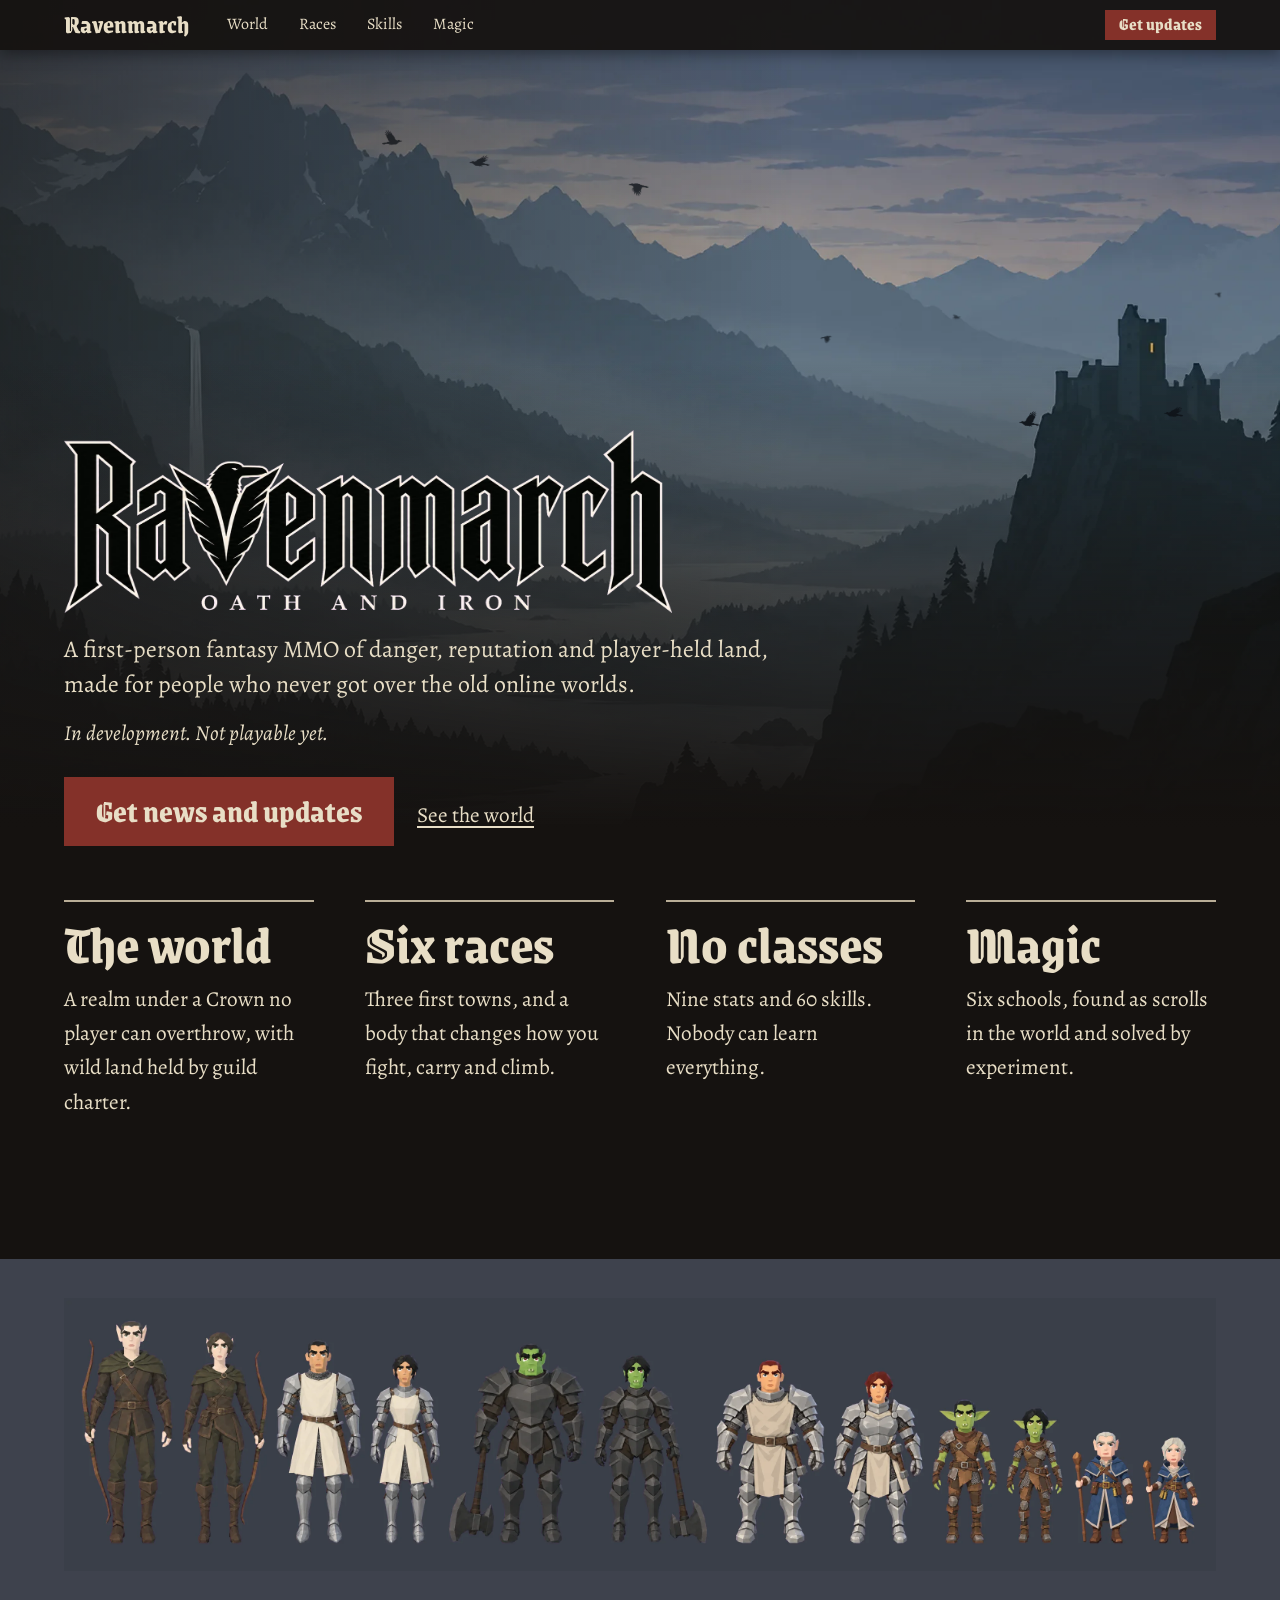
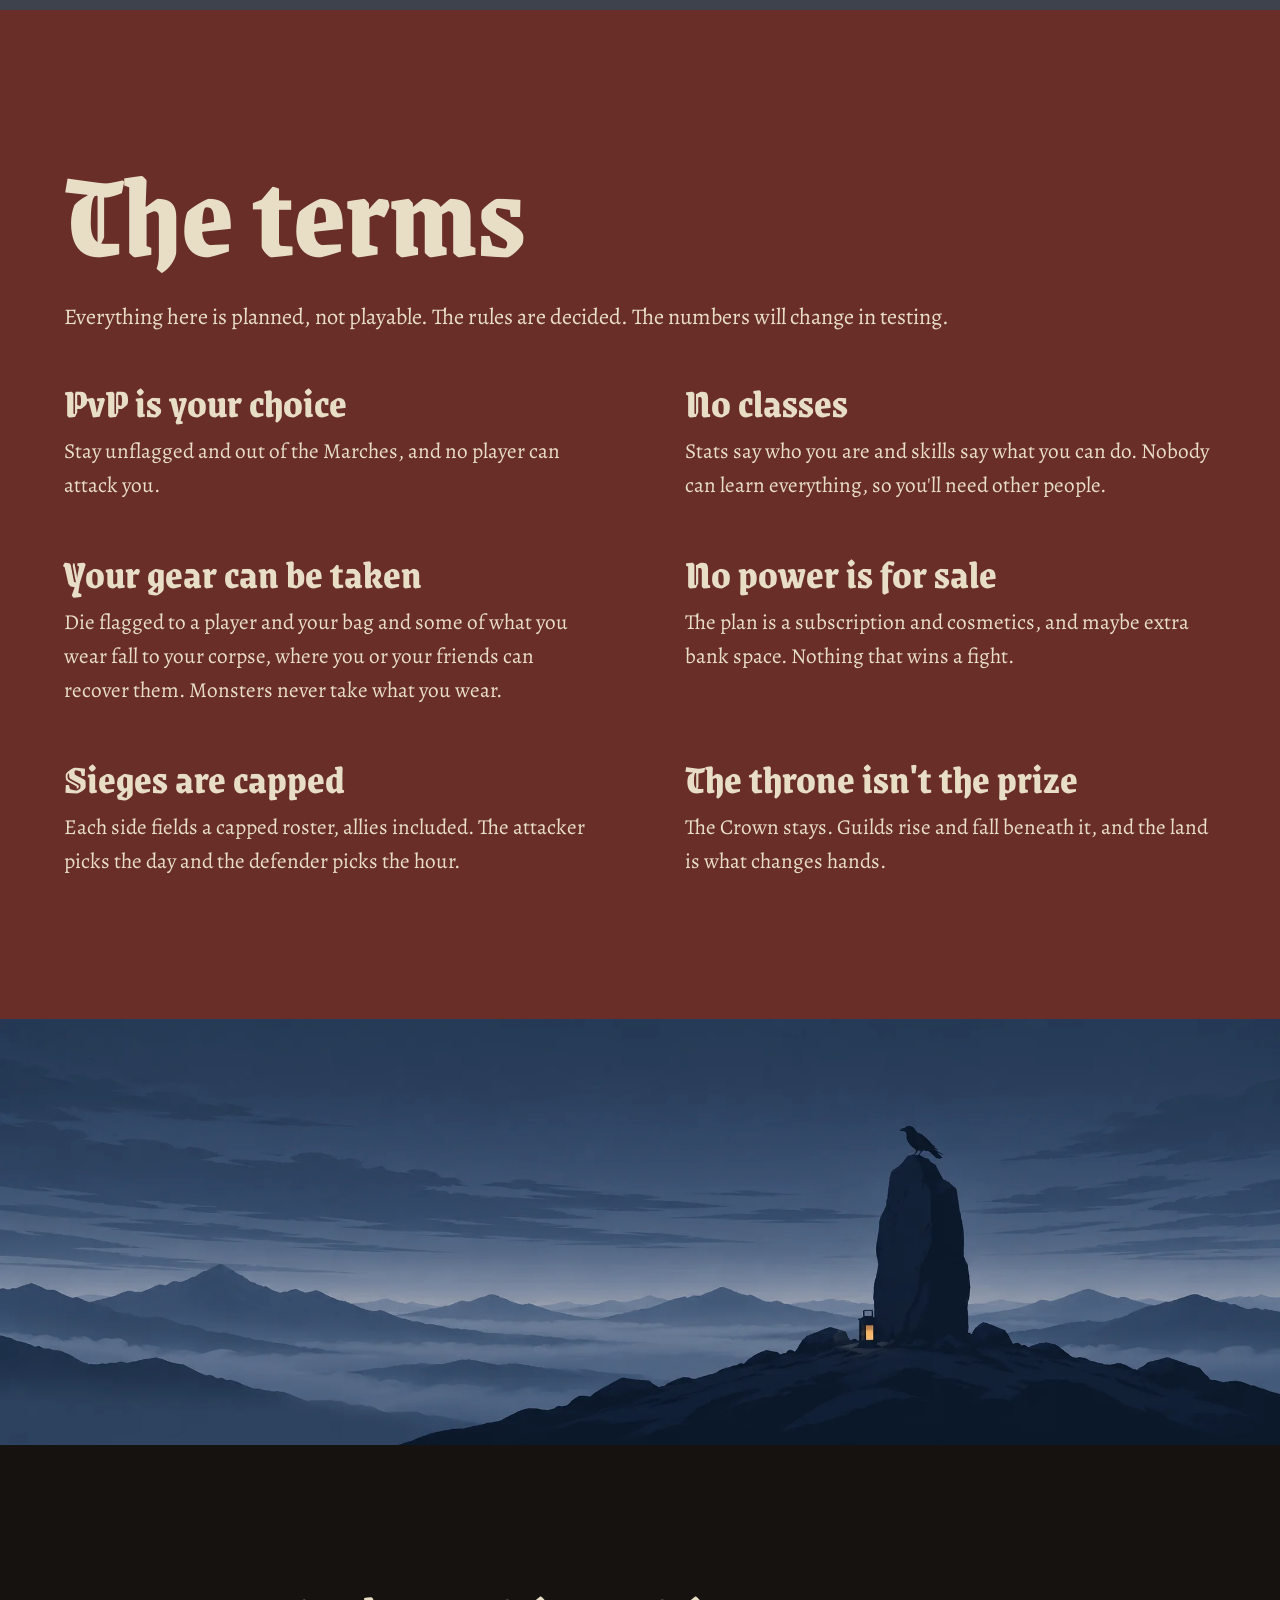
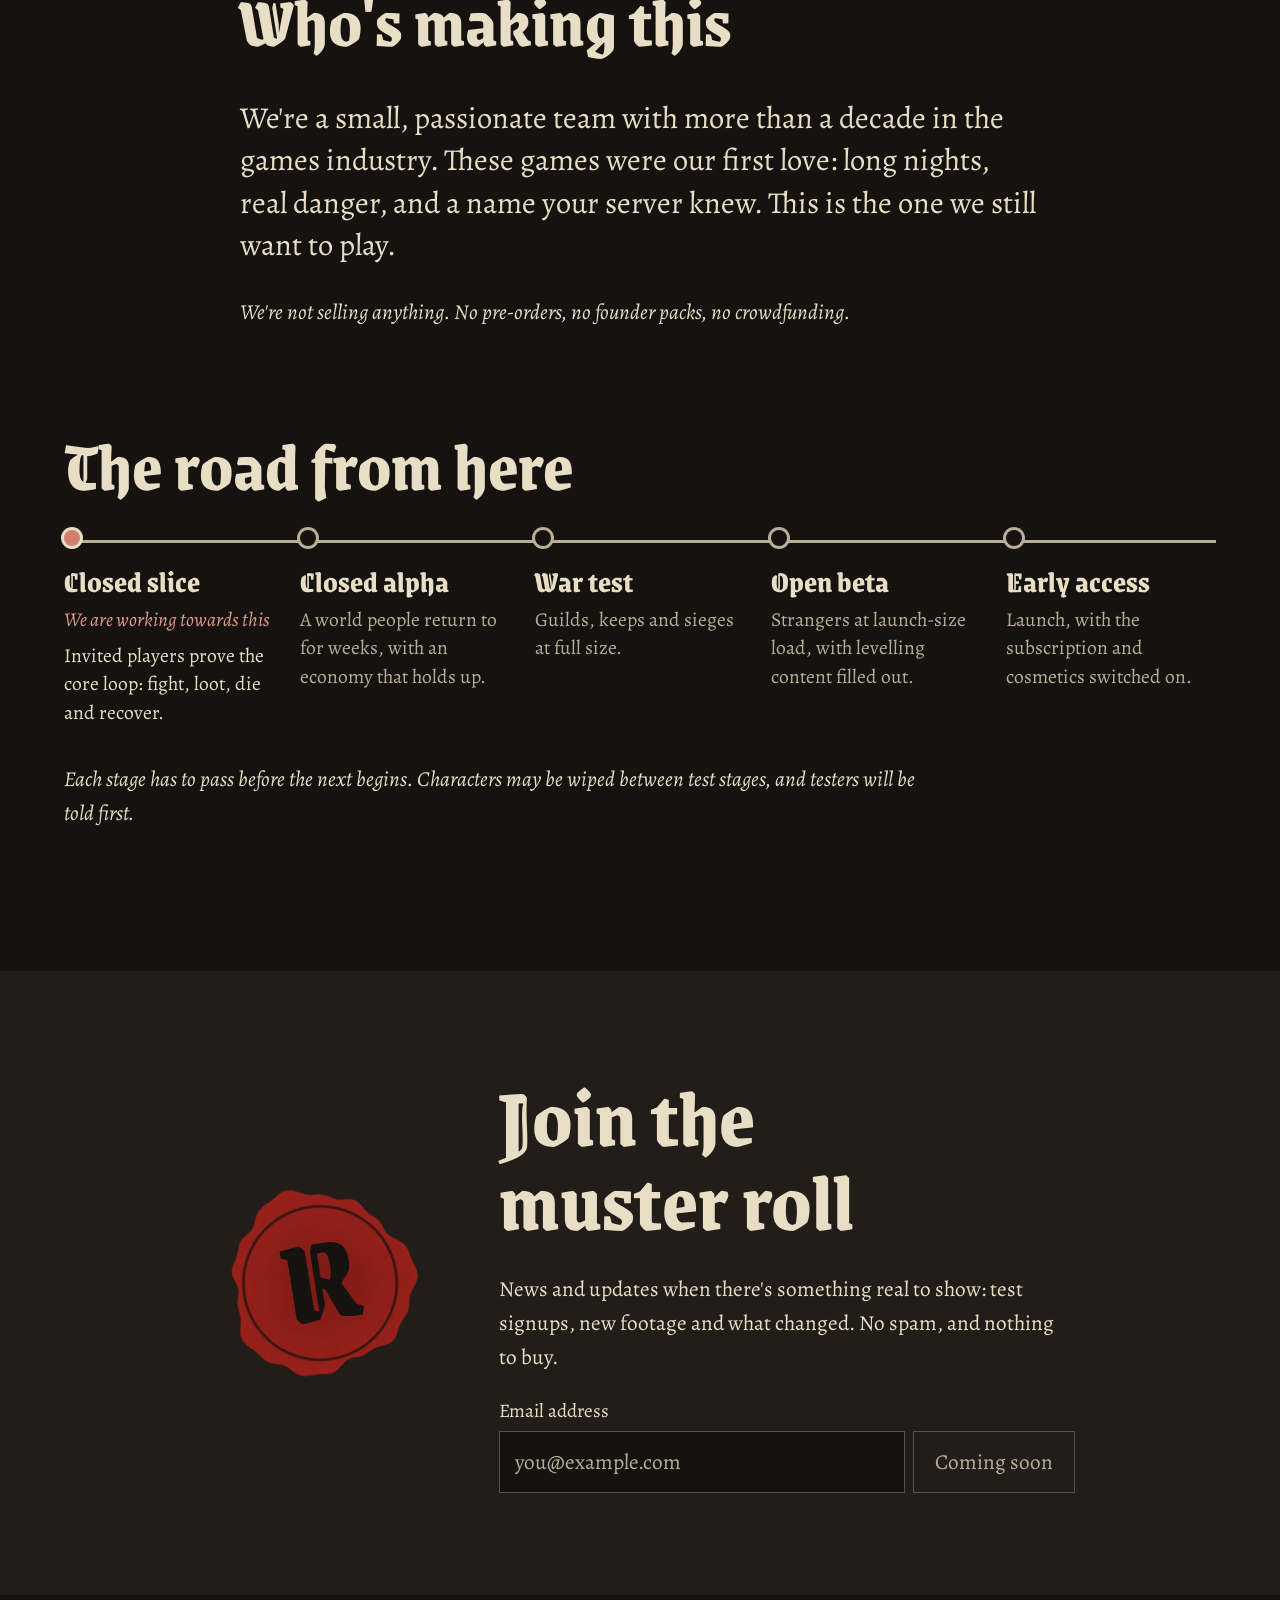
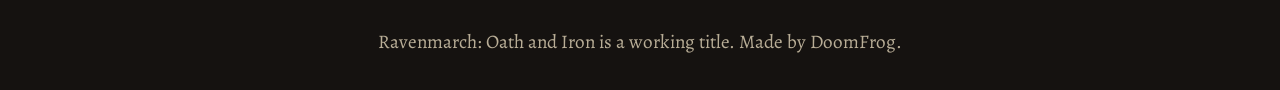
<file: index.html>
<!doctype html>
<html lang="en">
<head>
<meta charset="utf-8">
<meta name="viewport" content="width=device-width, initial-scale=1">
<title>Ravenmarch: Oath and Iron</title>
<meta name="description" content="A first-person fantasy MMO of danger, reputation and player-held land. In development, not playable yet.">
<link rel="canonical" href="https://doomfrog.dev/">
<meta property="og:title" content="Ravenmarch: Oath and Iron">
<meta property="og:description" content="A first-person fantasy MMO of danger, reputation and player-held land. In development, not playable yet.">
<meta property="og:type" content="website">
<meta property="og:url" content="https://doomfrog.dev/">
<meta property="og:image" content="https://doomfrog.dev/assets/art/share.jpg">
<meta name="twitter:card" content="summary_large_image">
<meta name="theme-color" content="#151210">
<link rel="icon" href="assets/art/emblem.png" type="image/png">
<link rel="preload" href="assets/fonts/grenze-gotisch-latin-800-normal.woff2" as="font" type="font/woff2" crossorigin>
<link rel="stylesheet" href="styles.css?v=5">
</head>
<body>
<a class="skip" href="#doors">Skip to the page</a>
<header class="bar">
  <a class="bar__name" href="index.html">Ravenmarch</a>
  <nav aria-label="Main">
    <a href="world.html">World</a>
    <a href="races.html">Races</a>
    <a href="skills.html">Skills</a>
    <a href="magic.html">Magic</a>
  </nav>
  <a class="bar__news" href="index.html#news">Get updates</a>
</header>

<header class="decree">
  <img class="decree__plate" src="assets/art/hero.webp" width="2560" height="1439" alt="A dusk valley with a river, a distant waterfall and a lone keep on a crag, under a dusk sky.">
  <div class="decree__ravens" id="ravens-back" aria-hidden="true"></div>
  <img class="decree__plate" id="hero-keep" src="assets/art/hero-keep.webp" width="2560" height="1439" alt="">
  <div class="decree__ravens" id="ravens-front" aria-hidden="true"></div>
  <div class="decree__words">
    <h1 class="decree__logo"><img src="assets/art/logo.webp?v=2" width="1500" height="451" alt="Ravenmarch: Oath and Iron"></h1>
    <p class="decree__pitch">A first-person fantasy MMO of danger, reputation and player-held land, made for people who never got over the old online worlds.</p>
    <p class="decree__truth">In development. Not playable yet.</p>
    <a class="press" href="#news">Get news and updates</a>
    <a class="decree__also" href="world.html">See the world</a>
  </div>
</header>

<main>
  <section class="doors" id="doors">
    <a href="world.html"><h2>The world</h2><p>A realm under a Crown no player can overthrow, with wild land held by guild charter.</p></a>
    <a href="races.html"><h2>Six races</h2><p>Three first towns, and a body that changes how you fight, carry and climb.</p></a>
    <a href="skills.html"><h2>No classes</h2><p>Nine stats and 60 skills. Nobody can learn everything.</p></a>
    <a href="magic.html"><h2>Magic</h2><p>Six schools, found as scrolls in the world and solved by experiment.</p></a>
  </section>

  <a class="band" href="races.html">
    <img src="assets/art/race-group.webp" width="3000" height="712" alt="All six races side by side at their true heights, a man and a woman of each." loading="lazy">
  </a>

  <section class="terms">
    <h2>The terms</h2>
    <p class="terms__note">Everything here is planned, not playable. The rules are decided. The numbers will change in testing.</p>
    <dl>
      <div><dt>PvP is your choice</dt><dd>Stay unflagged and out of the Marches, and no player can attack you.</dd></div>
      <div><dt>No classes</dt><dd>Stats say who you are and skills say what you can do. Nobody can learn everything, so you'll need other people.</dd></div>
      <div><dt>Your gear can be taken</dt><dd>Die flagged to a player and your bag and some of what you wear fall to your corpse, where you or your friends can recover them. Monsters never take what you wear.</dd></div>
      <div><dt>No power is for sale</dt><dd>The plan is a subscription and cosmetics, and maybe extra bank space. Nothing that wins a fight.</dd></div>
      <div><dt>Sieges are capped</dt><dd>Each side fields a capped roster, allies included. The attacker picks the day and the defender picks the hour.</dd></div>
      <div><dt>The throne isn't the prize</dt><dd>The Crown stays. Guilds rise and fall beneath it, and the land is what changes hands.</dd></div>
    </dl>
  </section>

  <figure class="vista">
    <img src="assets/art/oath.webp" width="2172" height="724" alt="A standing oath stone on a dark hill at dusk, with a raven on top and a lantern at its foot." loading="lazy">
  </figure>

  <section class="makers">
    <h2>Who's making this</h2>
    <p>We're a small, passionate team with more than a decade in the games industry. These games were our first love: long nights, real danger, and a name your server knew. This is the one we still want to play.</p>
    <p class="makers__plain">We're not selling anything. No pre-orders, no founder packs, no crowdfunding.</p>
  </section>

  <section class="road">
    <h2>The road from here</h2>
    <ol>
      <li class="road__here"><h3>Closed slice</h3><p class="road__now">We are working towards this</p><p>Invited players prove the core loop: fight, loot, die and recover.</p></li>
      <li><h3>Closed alpha</h3><p>A world people return to for weeks, with an economy that holds up.</p></li>
      <li><h3>War test</h3><p>Guilds, keeps and sieges at full size.</p></li>
      <li><h3>Open beta</h3><p>Strangers at launch-size load, with levelling content filled out.</p></li>
      <li><h3>Early access</h3><p>Launch, with the subscription and cosmetics switched on.</p></li>
    </ol>
    <p class="road__close">Each stage has to pass before the next begins. Characters may be wiped between test stages, and testers will be told first.</p>
  </section>

  <section class="muster" id="news">
    <div class="seal" aria-hidden="true"><img src="assets/art/seal.webp" width="240" height="240" alt="" loading="lazy"><span>R</span></div>
    <div class="muster__words">
      <h2>Join the muster roll</h2>
      <p>News and updates when there's something real to show: test signups, new footage and what changed. No spam, and nothing to buy.</p>
      <form aria-label="News and updates signup, coming soon">
        <label for="email">Email address</label>
        <div class="muster__row">
          <input id="email" type="email" placeholder="you@example.com" disabled>
          <button type="button" disabled>Coming soon</button>
        </div>
      </form>
    </div>
  </section>
</main>

<footer>
  <p>Ravenmarch: Oath and Iron is a working title. Made by DoomFrog.</p>
</footer>
<script src="main.js?v=14" defer></script>
</body>
</html>
</file>
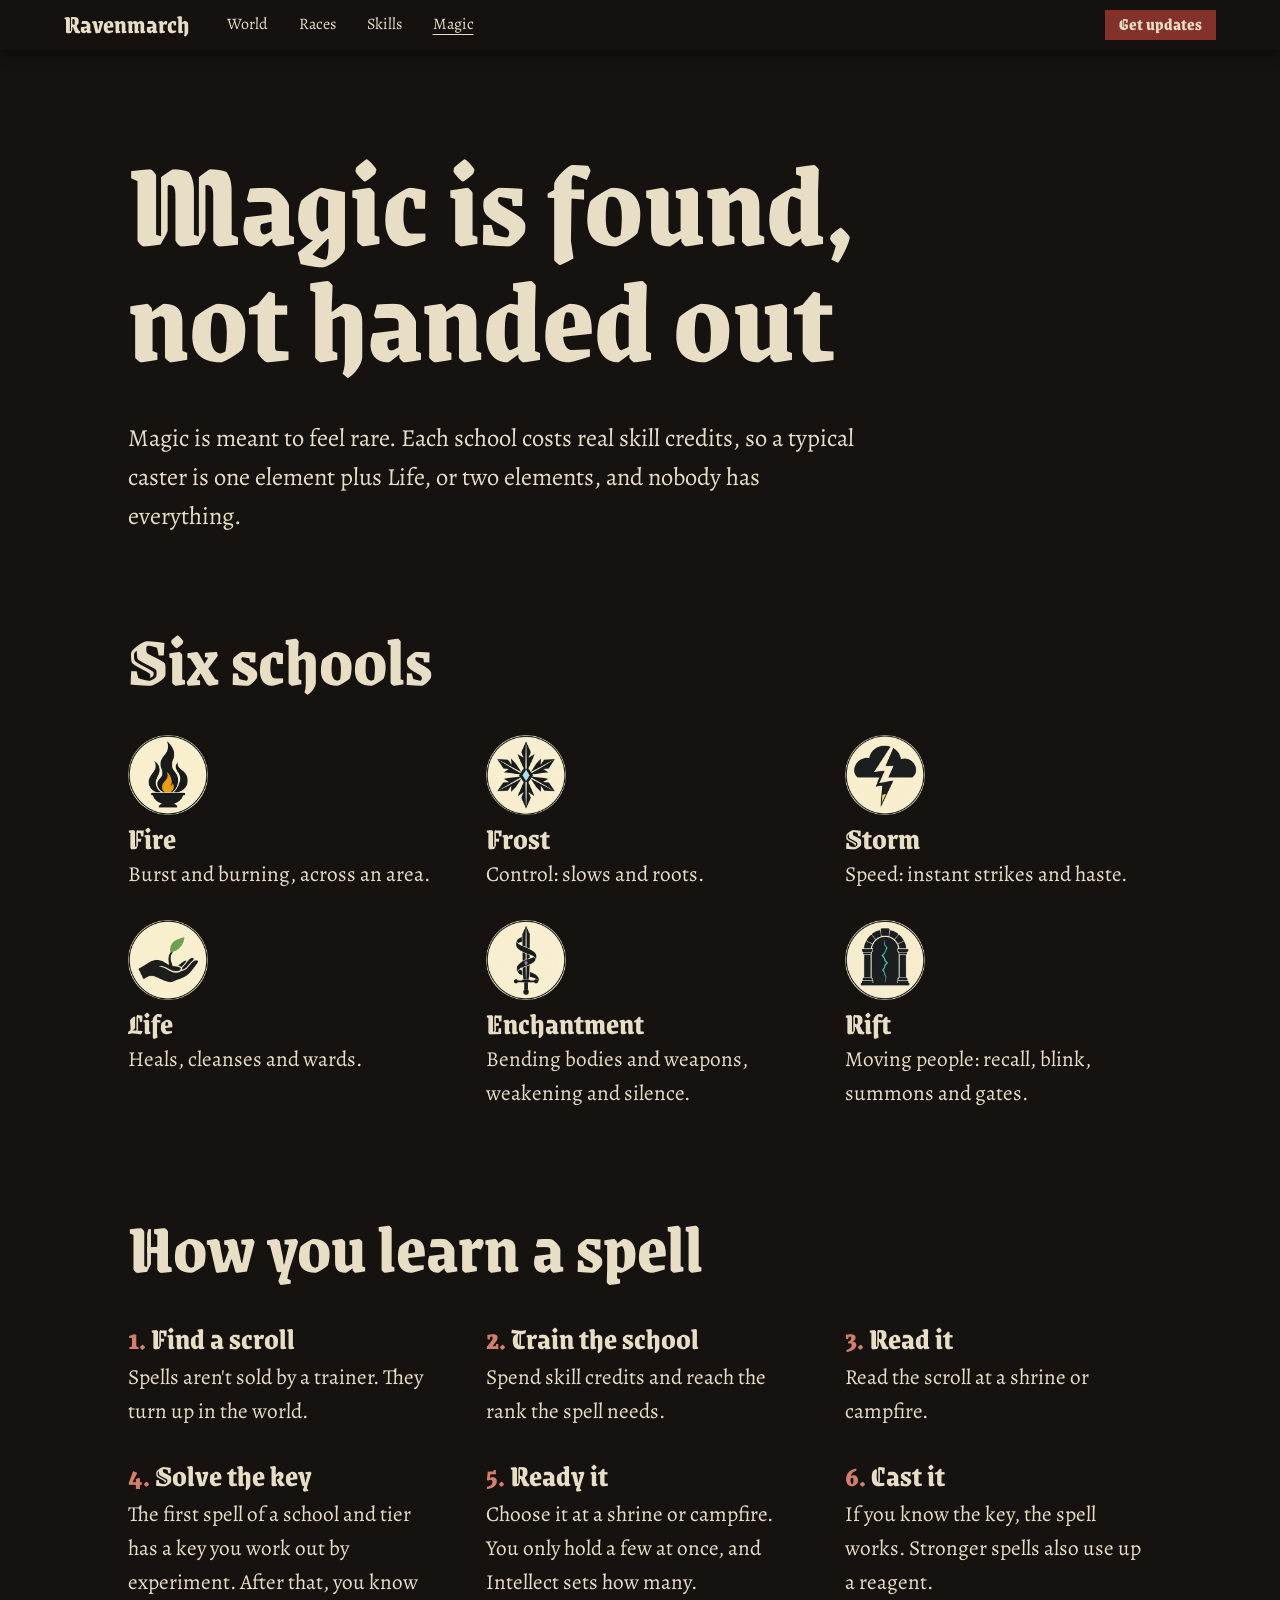
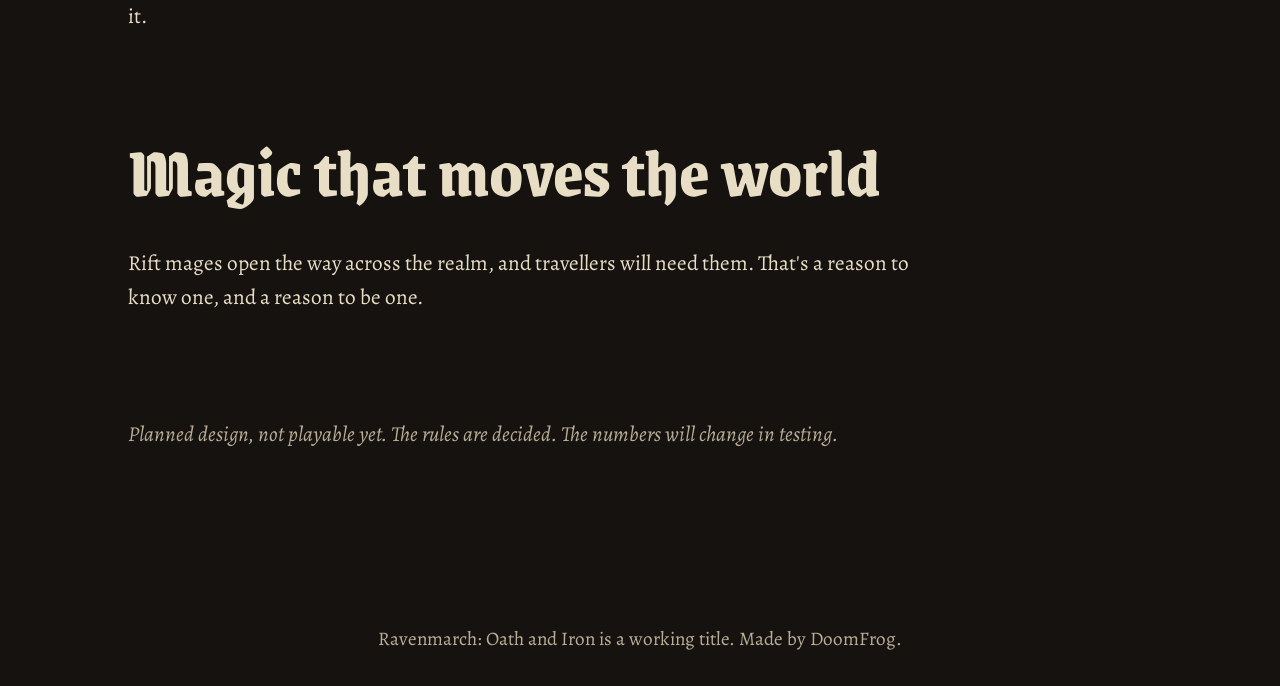
<file: magic.html>
<!doctype html>
<html lang="en">
<head>
<meta charset="utf-8">
<meta name="viewport" content="width=device-width, initial-scale=1">
<title>Magic | Ravenmarch: Oath and Iron</title>
<meta name="description" content="Six schools of magic, found as scrolls in the world and solved by experiment.">
<link rel="canonical" href="https://doomfrog.dev/magic.html">
<meta property="og:title" content="Magic | Ravenmarch: Oath and Iron">
<meta property="og:description" content="Six schools of magic, found as scrolls in the world and solved by experiment.">
<meta property="og:type" content="website">
<meta property="og:url" content="https://doomfrog.dev/magic.html">
<meta property="og:image" content="https://doomfrog.dev/assets/art/share.jpg">
<meta name="twitter:card" content="summary_large_image">
<meta name="theme-color" content="#151210">
<link rel="icon" href="assets/art/emblem.png" type="image/png">
<link rel="stylesheet" href="styles.css?v=5">
</head>
<body>
<header class="bar">
  <a class="bar__name" href="index.html">Ravenmarch</a>
  <nav aria-label="Main">
    <a href="world.html">World</a>
    <a href="races.html">Races</a>
    <a href="skills.html">Skills</a>
    <a href="magic.html" aria-current="page">Magic</a>
  </nav>
  <a class="bar__news" href="index.html#news">Get updates</a>
</header>
<main class="page">
  <div class="page__head">
    <h1>Magic is found, not handed out</h1>
    <p>Magic is meant to feel rare. Each school costs real skill credits, so a typical caster is one element plus Life, or two elements, and nobody has everything.</p>
  </div>
  <section class="plain">
    <h2>Six schools</h2>
    <dl class="pairs schools">
      <div><img src="assets/art/magic/fire.png" width="256" height="256" alt=""><dt>Fire</dt><dd>Burst and burning, across an area.</dd></div>
      <div><img src="assets/art/magic/frost.png" width="256" height="256" alt=""><dt>Frost</dt><dd>Control: slows and roots.</dd></div>
      <div><img src="assets/art/magic/storm.png" width="256" height="256" alt=""><dt>Storm</dt><dd>Speed: instant strikes and haste.</dd></div>
      <div><img src="assets/art/magic/life.png" width="256" height="256" alt=""><dt>Life</dt><dd>Heals, cleanses and wards.</dd></div>
      <div><img src="assets/art/magic/enchantment.png" width="256" height="256" alt=""><dt>Enchantment</dt><dd>Bending bodies and weapons, weakening and silence.</dd></div>
      <div><img src="assets/art/magic/rift.png" width="256" height="256" alt=""><dt>Rift</dt><dd>Moving people: recall, blink, summons and gates.</dd></div>
    </dl>
  </section>
  <section class="plain">
    <h2>How you learn a spell</h2>
    <ol class="steps">
      <li><h3>Find a scroll</h3><p>Spells aren't sold by a trainer. They turn up in the world.</p></li>
      <li><h3>Train the school</h3><p>Spend skill credits and reach the rank the spell needs.</p></li>
      <li><h3>Read it</h3><p>Read the scroll at a shrine or campfire.</p></li>
      <li><h3>Solve the key</h3><p>The first spell of a school and tier has a key you work out by experiment. After that, you know it.</p></li>
      <li><h3>Ready it</h3><p>Choose it at a shrine or campfire. You only hold a few at once, and Intellect sets how many.</p></li>
      <li><h3>Cast it</h3><p>If you know the key, the spell works. Stronger spells also use up a reagent.</p></li>
    </ol>
  </section>
  <section class="plain">
    <h2>Magic that moves the world</h2>
    <p>Rift mages open the way across the realm, and travellers will need them. That's a reason to know one, and a reason to be one.</p>
  </section>
  <p class="page__note">Planned design, not playable yet. The rules are decided. The numbers will change in testing.</p>
</main>
<footer>
  <p>Ravenmarch: Oath and Iron is a working title. Made by DoomFrog.</p>
</footer>
<script src="main.js" defer></script>
</body>
</html>
</file>
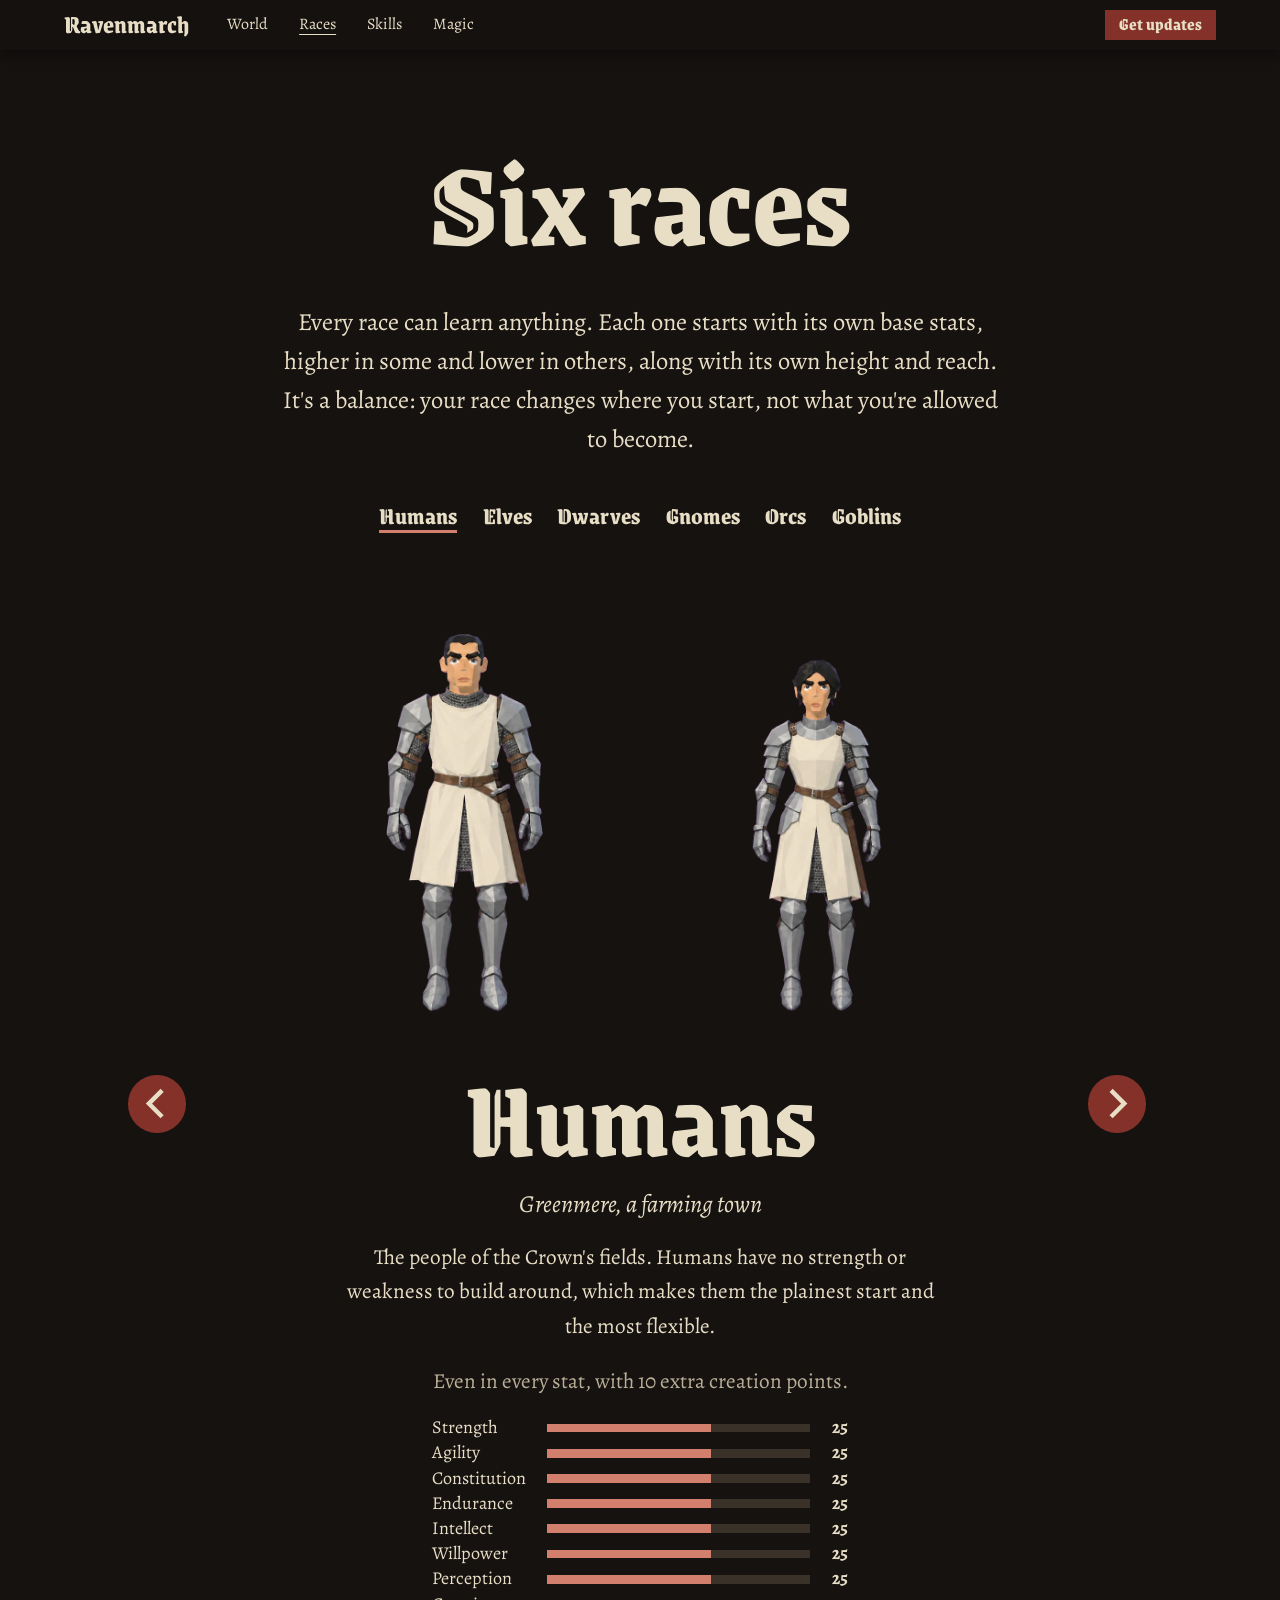
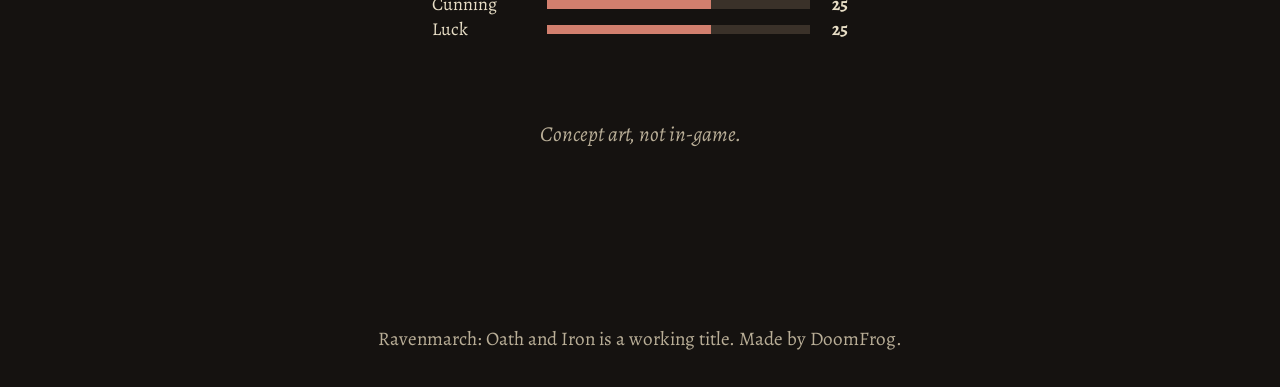
<file: races.html>
<!doctype html>
<html lang="en">
<head>
<meta charset="utf-8">
<meta name="viewport" content="width=device-width, initial-scale=1">
<title>The Six Races | Ravenmarch: Oath and Iron</title>
<meta name="description" content="Humans, elves, dwarves, gnomes, orcs and goblins: their starting stats, traits and home towns.">
<link rel="canonical" href="https://doomfrog.dev/races.html">
<meta property="og:title" content="The Six Races | Ravenmarch: Oath and Iron">
<meta property="og:description" content="Humans, elves, dwarves, gnomes, orcs and goblins: their starting stats, traits and home towns.">
<meta property="og:type" content="website">
<meta property="og:url" content="https://doomfrog.dev/races.html">
<meta property="og:image" content="https://doomfrog.dev/assets/art/share.jpg">
<meta name="twitter:card" content="summary_large_image">
<meta name="theme-color" content="#151210">
<link rel="icon" href="assets/art/emblem.png" type="image/png">
<link rel="stylesheet" href="styles.css?v=5">
</head>
<body>
<header class="bar">
  <a class="bar__name" href="index.html">Ravenmarch</a>
  <nav aria-label="Main">
    <a href="world.html">World</a>
    <a href="races.html" aria-current="page">Races</a>
    <a href="skills.html">Skills</a>
    <a href="magic.html">Magic</a>
  </nav>
  <a class="bar__news" href="index.html#news">Get updates</a>
</header>
<main class="page page--races">
  <div class="page__head">
    <h1>Six races</h1>
    <p>Every race can learn anything. Each one starts with its own base stats, higher in some and lower in others, along with its own height and reach. It's a balance: your race changes where you start, not what you're allowed to become.</p>
  </div>
  <nav class="roster" aria-label="Races">
    <ol>
      <li><a href="#human">Humans</a></li>
      <li><a href="#elf">Elves</a></li>
      <li><a href="#dwarf">Dwarves</a></li>
      <li><a href="#gnome">Gnomes</a></li>
      <li><a href="#orc">Orcs</a></li>
      <li><a href="#goblin">Goblins</a></li>
    </ol>
  </nav>
  <div class="carousel" id="carousel">
    <button class="carousel__arrow carousel__arrow--back" type="button" aria-label="Previous race" hidden><svg viewBox="0 0 32 32" aria-hidden="true"><path d="M21 4 9 16l12 12" fill="none" stroke="currentColor" stroke-width="4"/></svg></button>
    <div class="carousel__stage" aria-live="polite">
    <article class="race" id="human">
      <figure class="race__art"><img src="assets/art/races/human.webp" alt="Concept art of humans, a man and a woman in armour." width="1536" height="1024" data-optional></figure>
      <div>
        <h2>Humans</h2>
        <p class="race__home">Greenmere, a farming town</p>
        <p>The people of the Crown's fields. Humans have no strength or weakness to build around, which makes them the plainest start and the most flexible.</p>
        <p class="race__lean">Even in every stat, with 10 extra creation points.</p>
        <ul class="stats" aria-label="Starting stats"><li><span>Strength</span><i style="--value:0.625"></i><b>25</b></li><li><span>Agility</span><i style="--value:0.625"></i><b>25</b></li><li><span>Constitution</span><i style="--value:0.625"></i><b>25</b></li><li><span>Endurance</span><i style="--value:0.625"></i><b>25</b></li><li><span>Intellect</span><i style="--value:0.625"></i><b>25</b></li><li><span>Willpower</span><i style="--value:0.625"></i><b>25</b></li><li><span>Perception</span><i style="--value:0.625"></i><b>25</b></li><li><span>Cunning</span><i style="--value:0.625"></i><b>25</b></li><li><span>Luck</span><i style="--value:0.625"></i><b>25</b></li></ul>
      </div>
    </article>
    <article class="race" id="elf">
      <figure class="race__art"><img src="assets/art/races/elf.webp" alt="Concept art of elves, a man and a woman in armour." width="1536" height="1024" data-optional></figure>
      <div>
        <h2>Elves</h2>
        <p class="race__home">Greenmere, a farming town</p>
        <p>Tall and long-limbed, with the longest reach of any race. Elves see first and strike from far away, but they aren't built to take a hit.</p>
        <p class="race__lean">Leans toward Perception, Intellect and Agility. A small resistance to frost.</p>
        <ul class="stats" aria-label="Starting stats"><li><span>Strength</span><i style="--value:0.425"></i><b>17</b></li><li><span>Agility</span><i style="--value:0.850"></i><b>34</b></li><li><span>Constitution</span><i style="--value:0.425"></i><b>17</b></li><li><span>Endurance</span><i style="--value:0.500"></i><b>20</b></li><li><span>Intellect</span><i style="--value:0.875"></i><b>35</b></li><li><span>Willpower</span><i style="--value:0.625"></i><b>25</b></li><li><span>Perception</span><i style="--value:0.925"></i><b>37</b></li><li><span>Cunning</span><i style="--value:0.550"></i><b>22</b></li><li><span>Luck</span><i style="--value:0.450"></i><b>18</b></li></ul>
      </div>
    </article>
    <article class="race" id="dwarf">
      <figure class="race__art"><img src="assets/art/races/dwarf.webp" alt="Concept art of dwarves, a man and a woman in armour." width="1536" height="1024" data-optional></figure>
      <div>
        <h2>Dwarves</h2>
        <p class="race__home">Stoneholm, a mining town</p>
        <p>Short, broad and hard to move. Dwarves carry heavy armour for longer than anyone, and they're slow to get out of its way.</p>
        <p class="race__lean">Leans toward Constitution, Strength and Endurance. A small resistance to earth.</p>
        <ul class="stats" aria-label="Starting stats"><li><span>Strength</span><i style="--value:0.825"></i><b>33</b></li><li><span>Agility</span><i style="--value:0.425"></i><b>17</b></li><li><span>Constitution</span><i style="--value:0.925"></i><b>37</b></li><li><span>Endurance</span><i style="--value:0.800"></i><b>32</b></li><li><span>Intellect</span><i style="--value:0.575"></i><b>23</b></li><li><span>Willpower</span><i style="--value:0.775"></i><b>31</b></li><li><span>Perception</span><i style="--value:0.450"></i><b>18</b></li><li><span>Cunning</span><i style="--value:0.425"></i><b>17</b></li><li><span>Luck</span><i style="--value:0.425"></i><b>17</b></li></ul>
      </div>
    </article>
    <article class="race" id="gnome">
      <figure class="race__art"><img src="assets/art/races/gnome.webp" alt="Concept art of gnomes, a man and a woman in armour." width="1536" height="1024" data-optional></figure>
      <div>
        <h2>Gnomes</h2>
        <p class="race__home">Stoneholm, a mining town</p>
        <p>Small, sharp and short in reach. A gnome with a greatsword is possible, and a poor idea. A gnome with a spell is another matter.</p>
        <p class="race__lean">Leans toward Intellect, Cunning and Willpower. A small resistance to shock.</p>
        <ul class="stats" aria-label="Starting stats"><li><span>Strength</span><i style="--value:0.425"></i><b>17</b></li><li><span>Agility</span><i style="--value:0.650"></i><b>26</b></li><li><span>Constitution</span><i style="--value:0.475"></i><b>19</b></li><li><span>Endurance</span><i style="--value:0.475"></i><b>19</b></li><li><span>Intellect</span><i style="--value:0.925"></i><b>37</b></li><li><span>Willpower</span><i style="--value:0.700"></i><b>28</b></li><li><span>Perception</span><i style="--value:0.650"></i><b>26</b></li><li><span>Cunning</span><i style="--value:0.750"></i><b>30</b></li><li><span>Luck</span><i style="--value:0.575"></i><b>23</b></li></ul>
      </div>
    </article>
    <article class="race" id="orc">
      <figure class="race__art"><img src="assets/art/races/orc.webp" alt="Concept art of orcs, a man and a woman in armour." width="1536" height="1024" data-optional></figure>
      <div>
        <h2>Orcs</h2>
        <p class="race__home">Scrapjaw, a salvage town</p>
        <p>The strongest bodies in the realm. Orcs hit hardest and carry most, and they learn magic the hard way.</p>
        <p class="race__lean">Leans toward Strength, Constitution and Endurance. A small resistance to blunt blows.</p>
        <ul class="stats" aria-label="Starting stats"><li><span>Strength</span><i style="--value:0.925"></i><b>37</b></li><li><span>Agility</span><i style="--value:0.500"></i><b>20</b></li><li><span>Constitution</span><i style="--value:0.875"></i><b>35</b></li><li><span>Endurance</span><i style="--value:0.775"></i><b>31</b></li><li><span>Intellect</span><i style="--value:0.425"></i><b>17</b></li><li><span>Willpower</span><i style="--value:0.625"></i><b>25</b></li><li><span>Perception</span><i style="--value:0.500"></i><b>20</b></li><li><span>Cunning</span><i style="--value:0.450"></i><b>18</b></li><li><span>Luck</span><i style="--value:0.550"></i><b>22</b></li></ul>
      </div>
    </article>
    <article class="race" id="goblin">
      <figure class="race__art"><img src="assets/art/races/goblin.webp" alt="Concept art of goblins, a man and a woman in armour." width="1536" height="1024" data-optional></figure>
      <div>
        <h2>Goblins</h2>
        <p class="race__home">Scrapjaw, a salvage town</p>
        <p>The smallest race and the hardest to pin down. Goblins live on quick hands, good luck and whatever others threw away.</p>
        <p class="race__lean">Leans toward Cunning, Agility and Luck. A small resistance to fire.</p>
        <ul class="stats" aria-label="Starting stats"><li><span>Strength</span><i style="--value:0.425"></i><b>17</b></li><li><span>Agility</span><i style="--value:0.825"></i><b>33</b></li><li><span>Constitution</span><i style="--value:0.500"></i><b>20</b></li><li><span>Endurance</span><i style="--value:0.600"></i><b>24</b></li><li><span>Intellect</span><i style="--value:0.475"></i><b>19</b></li><li><span>Willpower</span><i style="--value:0.425"></i><b>17</b></li><li><span>Perception</span><i style="--value:0.675"></i><b>27</b></li><li><span>Cunning</span><i style="--value:0.925"></i><b>37</b></li><li><span>Luck</span><i style="--value:0.775"></i><b>31</b></li></ul>
      </div>
    </article>
    </div>
    <button class="carousel__arrow carousel__arrow--next" type="button" aria-label="Next race" hidden><svg viewBox="0 0 32 32" aria-hidden="true"><path d="m11 4 12 12-12 12" fill="none" stroke="currentColor" stroke-width="4"/></svg></button>
  </div>
  <p class="page__note">Concept art, not in-game.</p>
</main>
<footer>
  <p>Ravenmarch: Oath and Iron is a working title. Made by DoomFrog.</p>
</footer>
<script src="main.js" defer></script>
</body>
</html>
</file>
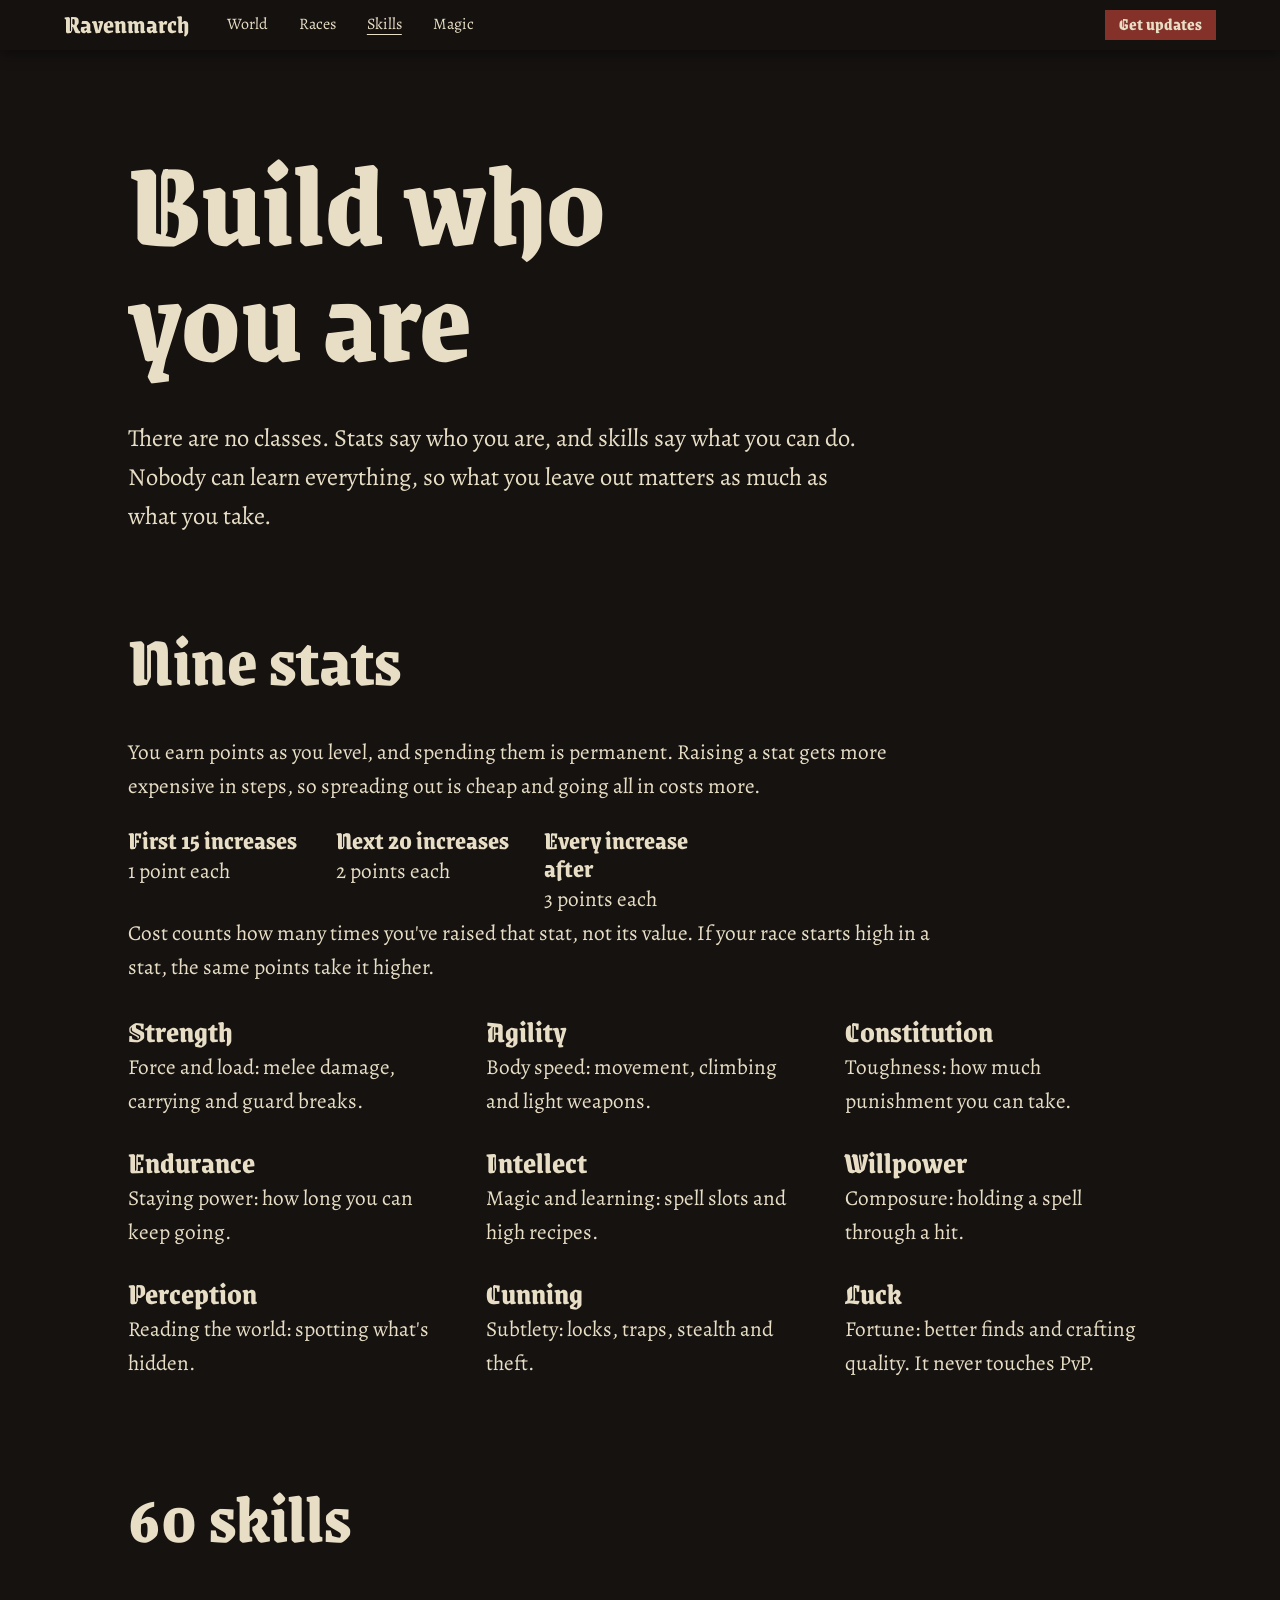
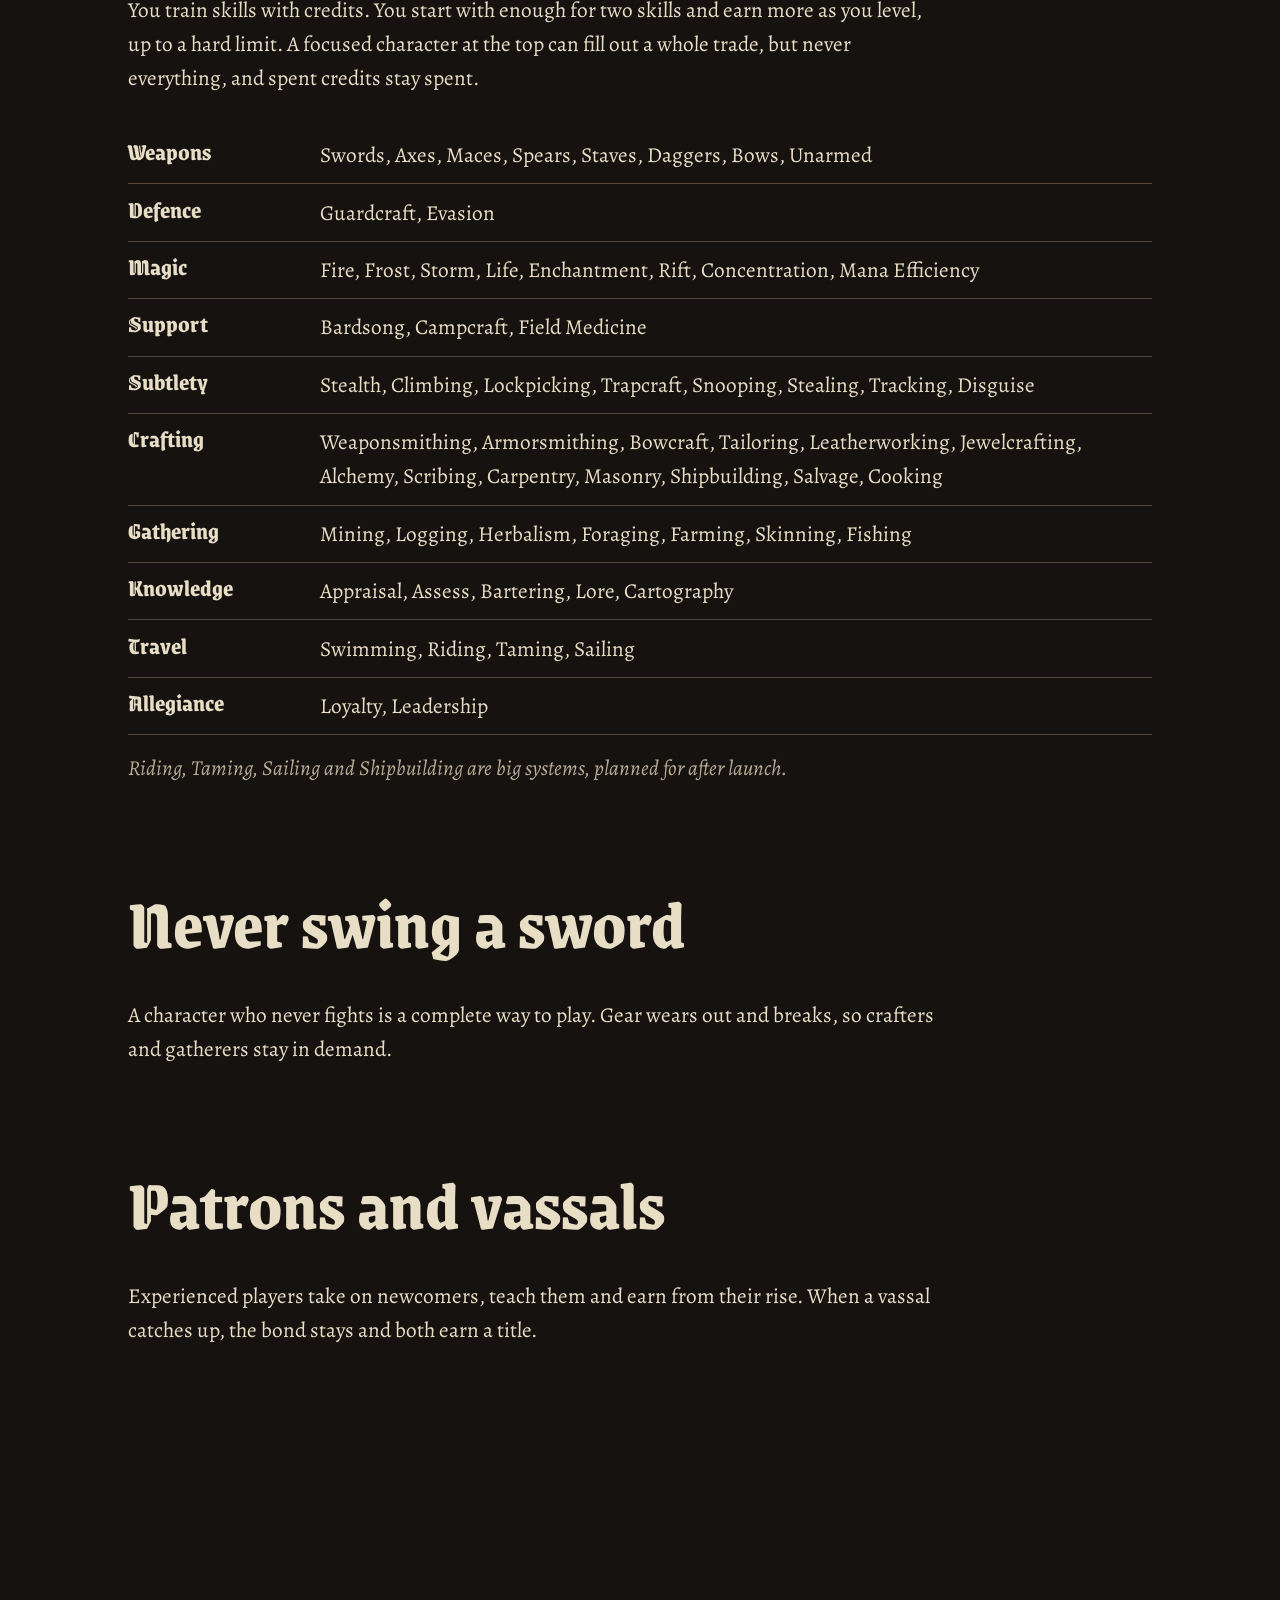
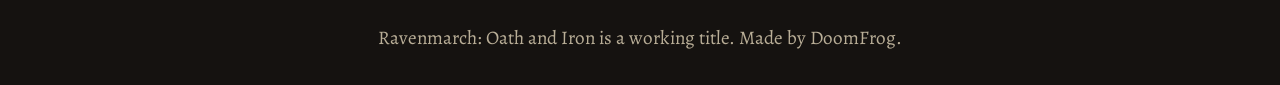
<file: skills.html>
<!doctype html>
<html lang="en">
<head>
<meta charset="utf-8">
<meta name="viewport" content="width=device-width, initial-scale=1">
<title>Skills and Stats | Ravenmarch: Oath and Iron</title>
<meta name="description" content="No classes. Nine stats and 60 skills.">
<link rel="canonical" href="https://doomfrog.dev/skills.html">
<meta property="og:title" content="Skills and Stats | Ravenmarch: Oath and Iron">
<meta property="og:description" content="No classes. Nine stats and 60 skills.">
<meta property="og:type" content="website">
<meta property="og:url" content="https://doomfrog.dev/skills.html">
<meta property="og:image" content="https://doomfrog.dev/assets/art/share.jpg">
<meta name="twitter:card" content="summary_large_image">
<meta name="theme-color" content="#151210">
<link rel="icon" href="assets/art/emblem.png" type="image/png">
<link rel="stylesheet" href="styles.css?v=5">
</head>
<body>
<header class="bar">
  <a class="bar__name" href="index.html">Ravenmarch</a>
  <nav aria-label="Main">
    <a href="world.html">World</a>
    <a href="races.html">Races</a>
    <a href="skills.html" aria-current="page">Skills</a>
    <a href="magic.html">Magic</a>
  </nav>
  <a class="bar__news" href="index.html#news">Get updates</a>
</header>
<main class="page">
  <div class="page__head">
    <h1>Build who you are</h1>
    <p>There are no classes. Stats say who you are, and skills say what you can do. Nobody can learn everything, so what you leave out matters as much as what you take.</p>
  </div>
  <section class="plain">
    <h2>Nine stats</h2>
    <p>You earn points as you level, and spending them is permanent. Raising a stat gets more expensive in steps, so spreading out is cheap and going all in costs more.</p>
    <ul class="bands">
      <li><strong>First 15 increases</strong> 1 point each</li>
      <li><strong>Next 20 increases</strong> 2 points each</li>
      <li><strong>Every increase after</strong> 3 points each</li>
    </ul>
    <p>Cost counts how many times you've raised that stat, not its value. If your race starts high in a stat, the same points take it higher.</p>
    <dl class="pairs">
      <div><dt>Strength</dt><dd>Force and load: melee damage, carrying and guard breaks.</dd></div>
      <div><dt>Agility</dt><dd>Body speed: movement, climbing and light weapons.</dd></div>
      <div><dt>Constitution</dt><dd>Toughness: how much punishment you can take.</dd></div>
      <div><dt>Endurance</dt><dd>Staying power: how long you can keep going.</dd></div>
      <div><dt>Intellect</dt><dd>Magic and learning: spell slots and high recipes.</dd></div>
      <div><dt>Willpower</dt><dd>Composure: holding a spell through a hit.</dd></div>
      <div><dt>Perception</dt><dd>Reading the world: spotting what's hidden.</dd></div>
      <div><dt>Cunning</dt><dd>Subtlety: locks, traps, stealth and theft.</dd></div>
      <div><dt>Luck</dt><dd>Fortune: better finds and crafting quality. It never touches PvP.</dd></div>
    </dl>
  </section>
  <section class="plain">
    <h2>60 skills</h2>
    <p>You train skills with credits. You start with enough for two skills and earn more as you level, up to a hard limit. A focused character at the top can fill out a whole trade, but never everything, and spent credits stay spent.</p>
    <dl class="groups">
      <div><dt>Weapons</dt><dd>Swords, Axes, Maces, Spears, Staves, Daggers, Bows, Unarmed</dd></div>
      <div><dt>Defence</dt><dd>Guardcraft, Evasion</dd></div>
      <div><dt>Magic</dt><dd>Fire, Frost, Storm, Life, Enchantment, Rift, Concentration, Mana Efficiency</dd></div>
      <div><dt>Support</dt><dd>Bardsong, Campcraft, Field Medicine</dd></div>
      <div><dt>Subtlety</dt><dd>Stealth, Climbing, Lockpicking, Trapcraft, Snooping, Stealing, Tracking, Disguise</dd></div>
      <div><dt>Crafting</dt><dd>Weaponsmithing, Armorsmithing, Bowcraft, Tailoring, Leatherworking, Jewelcrafting, Alchemy, Scribing, Carpentry, Masonry, Shipbuilding, Salvage, Cooking</dd></div>
      <div><dt>Gathering</dt><dd>Mining, Logging, Herbalism, Foraging, Farming, Skinning, Fishing</dd></div>
      <div><dt>Knowledge</dt><dd>Appraisal, Assess, Bartering, Lore, Cartography</dd></div>
      <div><dt>Travel</dt><dd>Swimming, Riding, Taming, Sailing</dd></div>
      <div><dt>Allegiance</dt><dd>Loyalty, Leadership</dd></div>
    </dl>
    <p class="groups__note">Riding, Taming, Sailing and Shipbuilding are big systems, planned for after launch.</p>
  </section>
  <section class="plain">
    <h2>Never swing a sword</h2>
    <p>A character who never fights is a complete way to play. Gear wears out and breaks, so crafters and gatherers stay in demand.</p>
  </section>
  <section class="plain">
    <h2>Patrons and vassals</h2>
    <p>Experienced players take on newcomers, teach them and earn from their rise. When a vassal catches up, the bond stays and both earn a title.</p>
  </section>
</main>
<footer>
  <p>Ravenmarch: Oath and Iron is a working title. Made by DoomFrog.</p>
</footer>
<script src="main.js" defer></script>
</body>
</html>
</file>
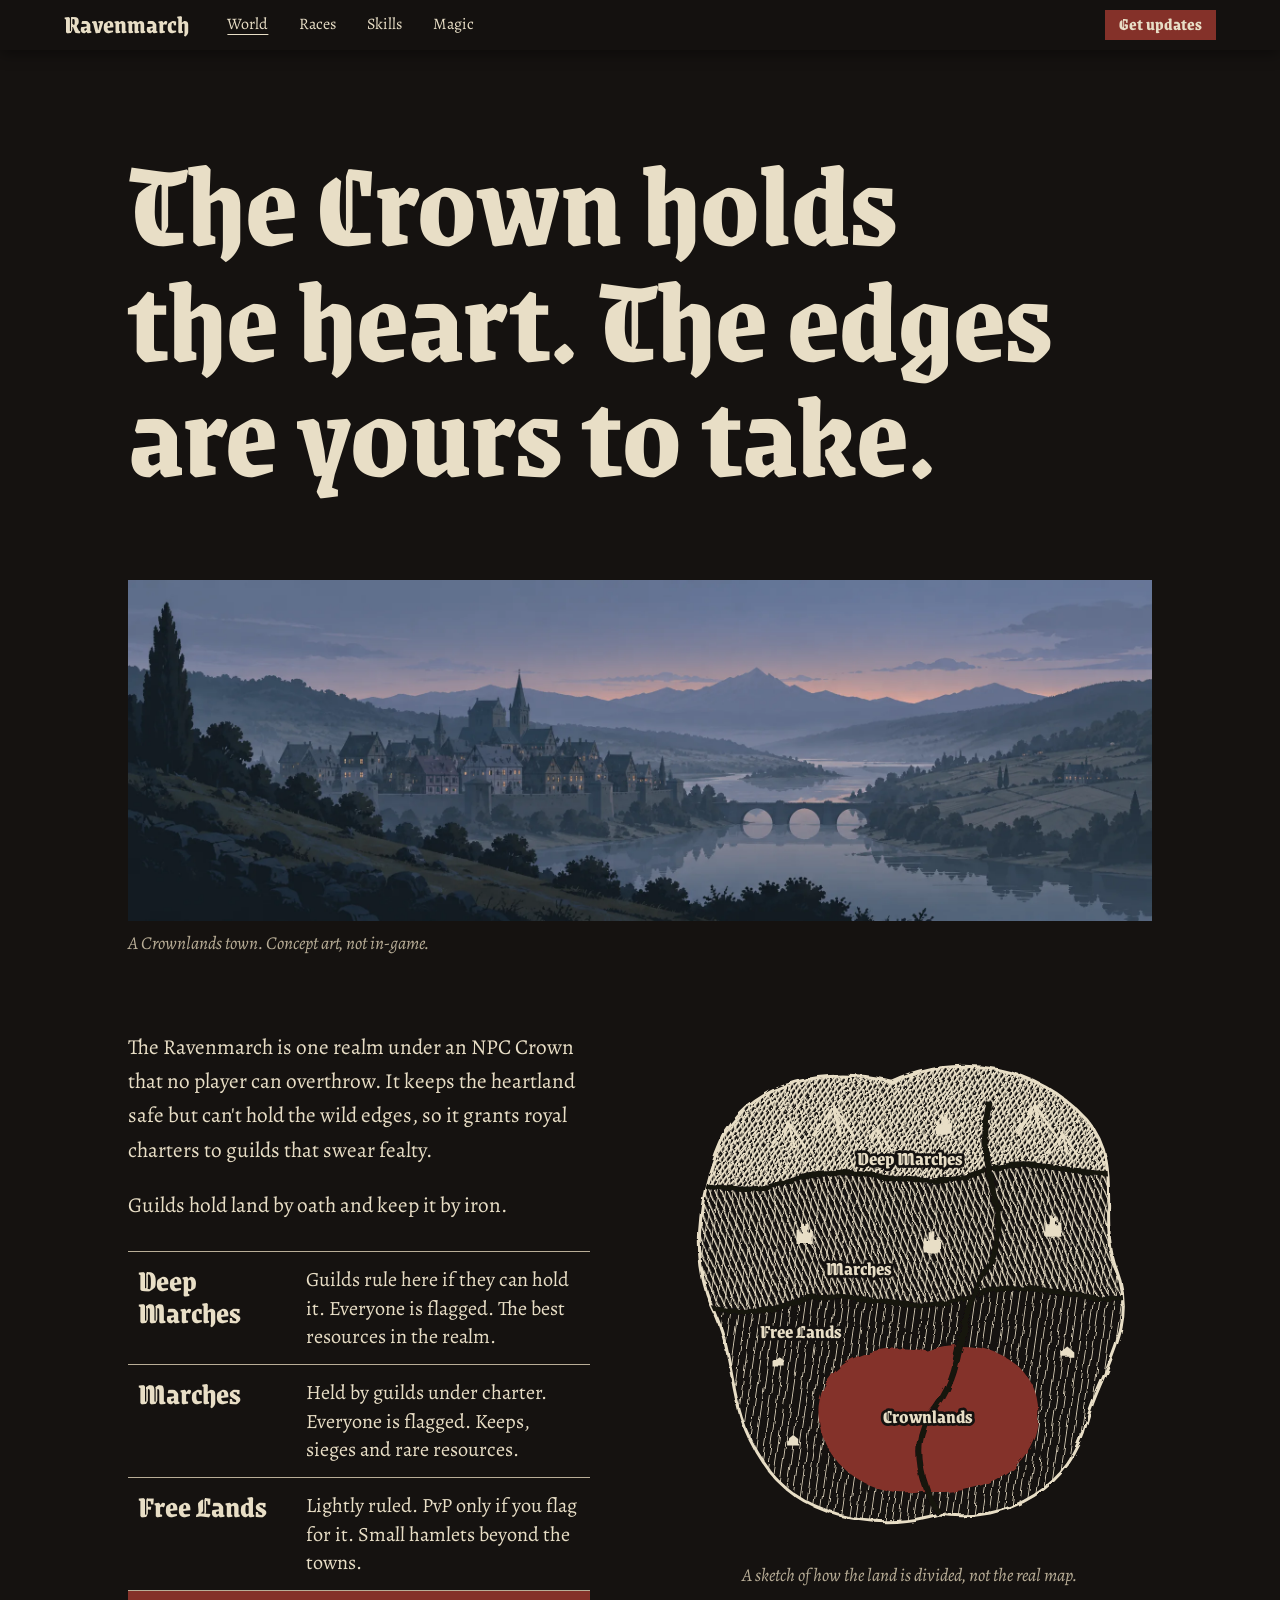
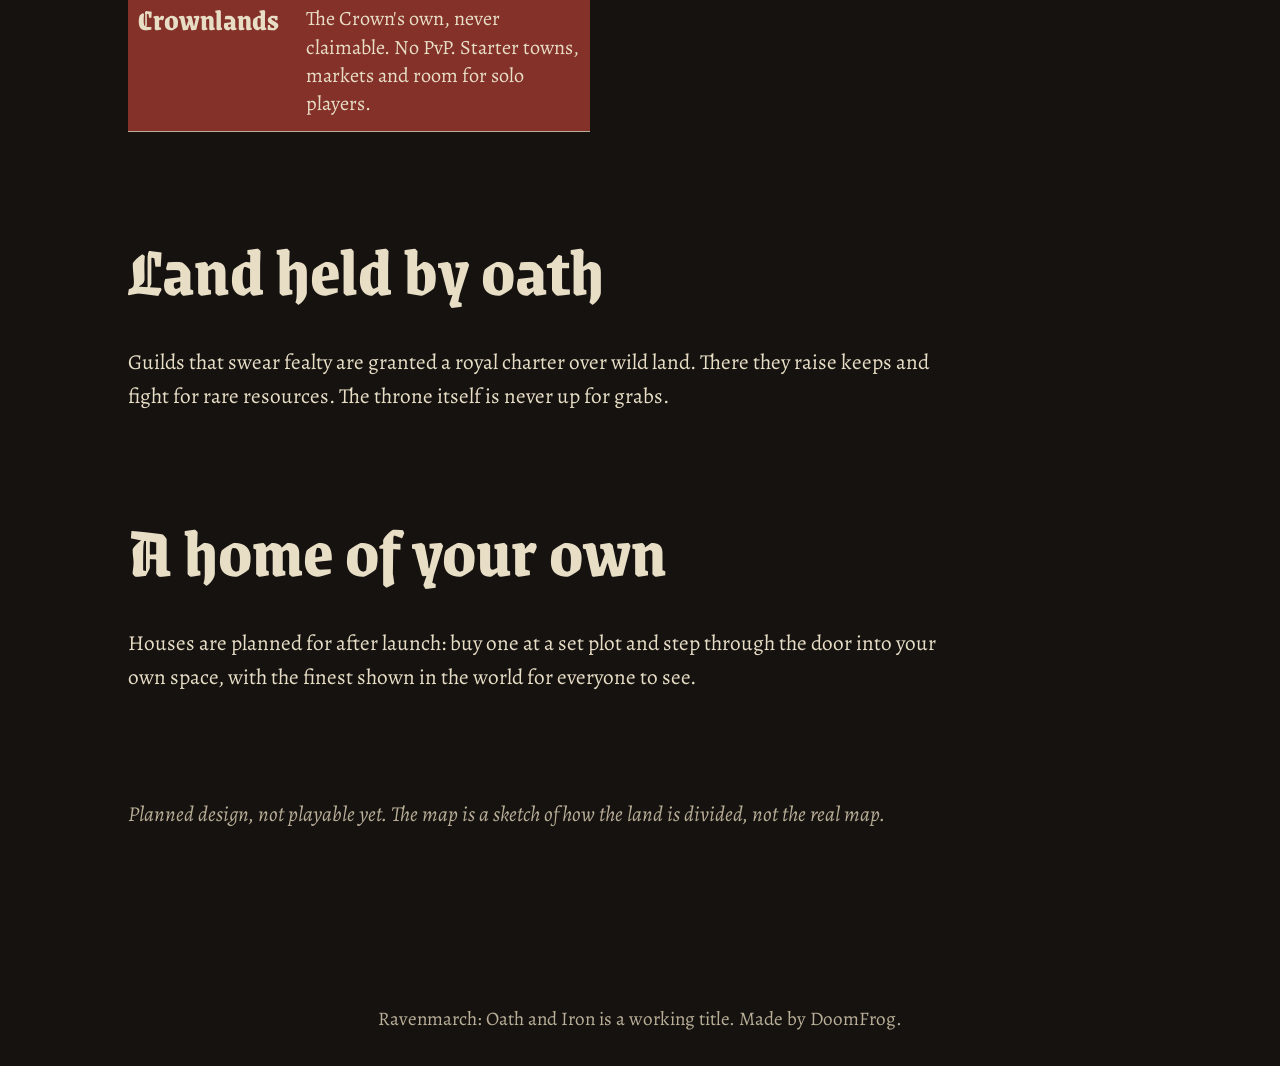
<file: world.html>
<!doctype html>
<html lang="en">
<head>
<meta charset="utf-8">
<meta name="viewport" content="width=device-width, initial-scale=1">
<title>The World | Ravenmarch: Oath and Iron</title>
<meta name="description" content="A realm under an NPC Crown, with wild land held by guild charter and kept by iron.">
<link rel="canonical" href="https://doomfrog.dev/world.html">
<meta property="og:title" content="The World | Ravenmarch: Oath and Iron">
<meta property="og:description" content="A realm under an NPC Crown, with wild land held by guild charter and kept by iron.">
<meta property="og:type" content="website">
<meta property="og:url" content="https://doomfrog.dev/world.html">
<meta property="og:image" content="https://doomfrog.dev/assets/art/share.jpg">
<meta name="twitter:card" content="summary_large_image">
<meta name="theme-color" content="#151210">
<link rel="icon" href="assets/art/emblem.png" type="image/png">
<link rel="stylesheet" href="styles.css?v=5">
</head>
<body>
<header class="bar">
  <a class="bar__name" href="index.html">Ravenmarch</a>
  <nav aria-label="Main">
    <a href="world.html" aria-current="page">World</a>
    <a href="races.html">Races</a>
    <a href="skills.html">Skills</a>
    <a href="magic.html">Magic</a>
  </nav>
  <a class="bar__news" href="index.html#news">Get updates</a>
</header>
<main class="page page--world">
  <div class="page__head">
    <h1>The Crown holds the heart. The edges are yours to take.</h1>
  </div>
  <figure class="vista vista--page">
    <img src="assets/art/crownlands.webp" width="2172" height="724" alt="A walled town beside a river and stone bridge at dusk, with farmland on the far bank.">
    <figcaption>A Crownlands town. Concept art, not in-game.</figcaption>
  </figure>
  <section class="realm">
    <div class="realm__words">
      
      <p>The Ravenmarch is one realm under an NPC Crown that no player can overthrow. It keeps the heartland safe but can't hold the wild edges, so it grants royal charters to guilds that swear fealty.</p>
      <p>Guilds hold land by oath and keep it by iron.</p>
      <ul class="lands" id="lands">
        <li><button type="button" data-land="deep"><strong>Deep Marches</strong> <span>Guilds rule here if they can hold it. Everyone is flagged. The best resources in the realm.</span></button></li>
        <li><button type="button" data-land="marches"><strong>Marches</strong> <span>Held by guilds under charter. Everyone is flagged. Keeps, sieges and rare resources.</span></button></li>
        <li><button type="button" data-land="free"><strong>Free Lands</strong> <span>Lightly ruled. PvP only if you flag for it. Small hamlets beyond the towns.</span></button></li>
        <li><button type="button" data-land="crown" aria-pressed="true"><strong>Crownlands</strong> <span>The Crown's own, never claimable. No PvP. Starter towns, markets and room for solo players.</span></button></li>
      </ul>
    </div>
    <figure class="map">
      <svg viewBox="0 0 800 860" role="img" aria-label="A hand-cut sketch of the realm. Crownlands sit in the south, Free Lands around them, Marches to the north and the Deep Marches at the far edge.">
        <defs>
          <filter id="cut" x="-5%" y="-5%" width="110%" height="110%">
            <feTurbulence type="fractalNoise" baseFrequency="0.035" numOctaves="3" seed="7"/>
            <feDisplacementMap in="SourceGraphic" scale="9"/>
          </filter>
          <pattern id="hatch-deep" width="7" height="7" patternUnits="userSpaceOnUse" patternTransform="rotate(38)"><rect width="3.4" height="7" fill="var(--bone)"/></pattern>
          <pattern id="hatch-marches" width="9" height="9" patternUnits="userSpaceOnUse" patternTransform="rotate(-24)"><rect width="2.2" height="9" fill="var(--bone)"/></pattern>
          <pattern id="hatch-free" width="12" height="12" patternUnits="userSpaceOnUse" patternTransform="rotate(8)"><rect width="1.3" height="12" fill="var(--bone)"/></pattern>
          <clipPath id="land"><path d="M96 170 C150 84 260 60 372 86 C486 34 612 62 692 148 C756 222 708 312 742 398 C778 494 712 566 692 646 C668 750 566 816 448 798 C340 830 214 800 158 712 C96 622 118 544 74 456 C34 366 58 248 96 170Z"/></clipPath>
          <symbol id="peak" viewBox="0 0 40 30"><path d="M2 29 L20 2 L38 29 M20 2 L26 29 M20 2 L14 18" fill="none" stroke="currentColor" stroke-width="2.4"/></symbol>
          <symbol id="keep" viewBox="0 0 30 34"><path d="M3 33 V12 H7 V16 H11 V12 H19 V16 H23 V12 H27 V33Z M10 12 V3 H14 V6 H16 V3 H20 V12Z" fill="currentColor"/></symbol>
          <symbol id="hut" viewBox="0 0 24 20"><path d="M2 19 V10 L12 2 L22 10 V19Z" fill="currentColor"/></symbol>
        </defs>
        <g filter="url(#cut)">
          <g clip-path="url(#land)">
            <path class="tier" data-land="free" fill="url(#hatch-free)" d="M0 0 H800 V860 H0Z"/>
            <path class="tier" data-land="marches" fill="url(#hatch-marches)" d="M0 0 H800 V430 C690 470 610 396 498 440 C390 482 300 412 200 452 C120 484 60 440 0 470Z"/>
            <path class="tier" data-land="deep" fill="url(#hatch-deep)" d="M0 0 H800 V226 C700 262 618 196 512 236 C410 276 300 206 196 250 C120 282 60 240 0 266Z"/>
            <path class="tier" data-land="crown" fill="var(--soot)" d="M250 620 C260 540 350 512 430 530 C520 500 620 548 612 640 C606 730 510 772 420 760 C330 776 244 708 250 620Z"/>
            <path class="tier tier--crown" data-land="crown" fill="url(#hatch-free)" d="M250 620 C260 540 350 512 430 530 C520 500 620 548 612 640 C606 730 510 772 420 760 C330 776 244 708 250 620Z"/>
          </g>
          <path fill="none" stroke="var(--bone)" stroke-width="5" d="M96 170 C150 84 260 60 372 86 C486 34 612 62 692 148 C756 222 708 312 742 398 C778 494 712 566 692 646 C668 750 566 816 448 798 C340 830 214 800 158 712 C96 622 118 544 74 456 C34 366 58 248 96 170Z"/>
          <path fill="none" stroke="var(--soot)" stroke-width="9" d="M0 226 M800 226 C700 262 618 196 512 236 C410 276 300 206 196 250 C120 282 60 240 0 266 M800 430 C690 470 610 396 498 440 C390 482 300 412 200 452 C120 484 60 440 0 470" clip-path="url(#land)"/>
          <path fill="none" stroke="var(--soot)" stroke-width="10" d="M532 120 C500 240 588 300 520 410 C470 490 500 560 430 640 C402 690 420 750 448 798"/>
          <g class="marks">
            <use href="#peak" x="170" y="150" width="62" height="46"/><use href="#peak" x="238" y="122" width="74" height="55"/><use href="#peak" x="316" y="158" width="58" height="43"/>
            <use href="#peak" x="572" y="120" width="70" height="52"/><use href="#peak" x="624" y="166" width="54" height="40"/>
            <use href="#keep" x="440" y="136" width="34" height="38"/>
            <use href="#keep" x="210" y="316" width="34" height="38"/><use href="#keep" x="420" y="330" width="34" height="38"/><use href="#keep" x="620" y="304" width="34" height="38"/>
            <use href="#hut" x="172" y="536" width="24" height="20"/><use href="#hut" x="648" y="520" width="24" height="20"/><use href="#hut" x="196" y="666" width="24" height="20"/>
          </g>
        </g>
        <g class="names">
          <text x="400" y="222" text-anchor="middle">Deep Marches</text>
          <text x="316" y="404" text-anchor="middle">Marches</text>
          <text x="154" y="508">Free Lands</text>
          <text x="430" y="648" text-anchor="middle" class="names__crown">Crownlands</text>
        </g>
      </svg>
      <figcaption>A sketch of how the land is divided, not the real map.</figcaption>
    </figure>
  </section>
  <section class="plain">
    <h2>Land held by oath</h2>
    <p>Guilds that swear fealty are granted a royal charter over wild land. There they raise keeps and fight for rare resources. The throne itself is never up for grabs.</p>
  </section>
  <section class="plain">
    <h2>A home of your own</h2>
    <p>Houses are planned for after launch: buy one at a set plot and step through the door into your own space, with the finest shown in the world for everyone to see.</p>
  </section>
  <p class="page__note">Planned design, not playable yet. The map is a sketch of how the land is divided, not the real map.</p>
</main>
<footer>
  <p>Ravenmarch: Oath and Iron is a working title. Made by DoomFrog.</p>
</footer>
<script src="main.js" defer></script>
</body>
</html>
</file>
<file: styles.css>
@font-face { font-family: "Grenze Gotisch"; src: url("assets/fonts/grenze-gotisch-latin-800-normal.woff2") format("woff2"); font-weight: 800; font-display: swap; }
@font-face { font-family: "Grenze Gotisch"; src: url("assets/fonts/grenze-gotisch-latin-500-normal.woff2") format("woff2"); font-weight: 500; font-display: swap; }
@font-face { font-family: "Alegreya"; src: url("assets/fonts/alegreya-latin-400-normal.woff2") format("woff2"); font-weight: 400; font-display: swap; }
@font-face { font-family: "Alegreya"; src: url("assets/fonts/alegreya-latin-700-normal.woff2") format("woff2"); font-weight: 700; font-display: swap; }
@font-face { font-family: "Alegreya"; src: url("assets/fonts/alegreya-latin-400-italic.woff2") format("woff2"); font-weight: 400; font-style: italic; font-display: swap; }

:root {
  --soot: #151210;
  --char: #231d19;
  --bone: #e8dec6;
  --bone-dim: #b9ae97;
  --oxblood: #843129;
  --wine: #6a2e28;
  --oxblood-lit: #d27f6e;
  --gutter: clamp(1.25rem, 5vw, 5rem);
  --section: clamp(5rem, 11vw, 10rem);
  --cut: "Grenze Gotisch", serif;
  --text: "Alegreya", serif;
}

*, *::before, *::after { box-sizing: border-box; }
html { scroll-behavior: smooth; scrollbar-color: var(--oxblood) var(--soot); }
body { margin: 0; background: var(--soot); color: var(--bone); font-family: var(--text); font-size: clamp(1.15rem, 1.05rem + .35vw, 1.35rem); line-height: 1.6; -webkit-font-smoothing: antialiased; }
::selection { background: var(--oxblood); color: var(--bone); }
:focus-visible { outline: 3px solid var(--oxblood-lit); outline-offset: 4px; }
img, svg { display: block; max-width: 100%; height: auto; }
h1, h2, h3, dt { font-family: var(--cut); font-weight: 800; line-height: 1.02; margin: 0; text-wrap: balance; }
h2 { font-size: clamp(2.5rem, 2rem + 3vw, 5rem); margin-bottom: .55em; }
p { margin: 0 0 1em; }
ul { margin: 0; padding: 0; list-style: none; }

.skip { position: absolute; left: var(--gutter); top: -4rem; background: var(--bone); color: var(--soot); padding: .4em .8em; z-index: 2; }
.skip:focus { top: 1rem; }

.decree { position: relative; min-height: 100svh; display: flex; align-items: flex-end; overflow: hidden; isolation: isolate; }
.decree__plate { position: absolute; inset: 0; width: 100%; height: 100%; max-width: none; object-fit: cover; object-position: 62% 60%; z-index: -1; }
.decree__ravens { position: absolute; inset: 0 0 auto; width: 100%; height: 72%; z-index: -1; pointer-events: none; overflow: hidden; }
.raven { position: absolute; left: -32px; top: -45px; width: 64px; height: 90px; will-change: transform; background: url("assets/art/ravens/raven_sheet.webp?v=2") 0 0 / 800% 100% no-repeat; }
.raven--glide { background-image: url("assets/art/ravens/raven_glide.webp?v=2"); background-size: 100% auto; background-position: 0 center; left: -48px; top: -26px; width: 96px; height: 52px; }
.decree__words { padding: var(--gutter); padding-bottom: clamp(2rem, 6vh, 4.5rem); max-width: 54rem; }
.decree h1 { font-size: clamp(4.6rem, 10vw, 11.5rem); letter-spacing: -.01em; line-height: .84; }
.decree__sub { font-family: var(--cut); font-weight: 500; font-size: clamp(1.9rem, 1.4rem + 2vw, 3.4rem); margin: .1em 0 .55em; }
.decree__logo { margin-bottom: 1.2rem; }
.decree__logo img { width: min(100%, 38rem); }
.decree__pitch { max-width: 32em; font-size: 1.12em; line-height: 1.45; margin-bottom: .6em; }
.decree__truth { font-style: italic; color: var(--bone); margin-bottom: 1.3em; }
.decree__words > p, .press { position: relative; }
.decree::after { content: ""; position: absolute; inset: 0; z-index: -1; background: linear-gradient(to top, var(--soot) 8%, rgb(21 18 16 / .6) 34%, transparent 60%), linear-gradient(to right, rgb(21 18 16 / .62), transparent 62%); pointer-events: none; }

.decree__words .decree__credit { position: absolute; right: var(--gutter); bottom: 1rem; margin: 0; font-size: .8rem; font-style: italic; color: var(--bone); }

.press { display: inline-block; background: var(--oxblood); color: var(--bone); font-family: var(--cut); font-weight: 800; font-size: 1.5em; line-height: 1; padding: .55em 1em .6em; text-decoration: none; transition: background-color .2s, transform .15s; }
.press:hover { background: #9a3f33; }
.press:active { transform: translateY(2px); }

.realm { display: grid; grid-template-columns: minmax(0, 1fr) minmax(0, 1.05fr); gap: clamp(2.5rem, 6vw, 6rem); align-items: start; padding: var(--section) var(--gutter); max-width: 92rem; margin: 0 auto; }
.realm__words > p { max-width: 34em; }
.lands { margin-top: 1.8rem; border-top: 1px solid var(--bone-dim); }
.lands li { border-bottom: 1px solid var(--bone-dim); }
.lands button { display: grid; grid-template-columns: 9.5rem 1fr; gap: 1rem; width: 100%; padding: .85rem .6rem; background: none; border: 0; color: var(--bone); font: inherit; font-size: .95em; line-height: 1.4; text-align: left; cursor: pointer; transition: background-color .2s; }
.lands strong { font-family: var(--cut); font-weight: 800; font-size: 1.5em; line-height: 1.05; }
.lands button:hover { background: var(--char); }
.lands button[aria-pressed="true"] { background: var(--oxblood); }

.map { margin: 0; color: var(--bone); position: sticky; top: 2rem; }
.tier { transition: fill .2s; cursor: pointer; }
.tier.is-active { fill: var(--oxblood); }
.tier--crown.is-active { fill: transparent; }
.tier[data-land="crown"]:not(.tier--crown).is-active { fill: var(--oxblood); }
.marks { pointer-events: none; color: var(--bone); paint-order: stroke; }
.names { pointer-events: none; font-family: var(--cut); font-weight: 800; font-size: 32px; fill: var(--bone); paint-order: stroke; stroke: var(--soot); stroke-width: 9px; stroke-linejoin: round; }
.map figcaption { margin-top: .6rem; font-style: italic; font-size: .85em; color: var(--bone-dim); text-align: center; }

.terms { padding: var(--section) var(--gutter); background: var(--wine); }
.terms > * { max-width: 78rem; margin-left: auto; margin-right: auto; }
.terms h2 { font-size: clamp(3.4rem, 2rem + 7vw, 8rem); margin-bottom: .2em; }
.terms__note { font-size: 1.05em; margin-bottom: 3rem; }
.terms dl { display: grid; grid-template-columns: repeat(2, minmax(0, 1fr)); gap: clamp(2rem, 4vw, 3.5rem) clamp(2.5rem, 7vw, 7rem); margin-top: 0; margin-bottom: 0; }
.terms dt { font-size: clamp(1.9rem, 1.5rem + 1.3vw, 2.8rem); margin-bottom: .25em; }
.terms dd { margin: 0; max-width: 32em; }

.craft { padding: var(--section) var(--gutter) 0; max-width: 78rem; margin: 0 auto; }
.craft__lead, .magic__lead { max-width: 38em; font-size: 1.1em; margin-bottom: 2.6rem; }
.craft__columns { display: grid; grid-template-columns: repeat(3, minmax(0, 1fr)); gap: clamp(2rem, 5vw, 4.5rem); }
.craft h3 { font-size: clamp(1.9rem, 1.5rem + 1.3vw, 2.8rem); margin-bottom: .3em; }
.craft__columns p { margin: 0; }

.magic { margin-top: var(--section); padding: var(--section) var(--gutter); background: var(--char); }
.magic > * { max-width: 78rem; margin-left: auto; margin-right: auto; }
.magic__lead { margin-left: auto; margin-right: auto; max-width: 78rem; }
.magic dl { display: grid; grid-template-columns: repeat(3, minmax(0, 1fr)); gap: 2rem clamp(2rem, 5vw, 4.5rem); margin-top: 0; margin-bottom: 0; }
.magic dt { font-size: clamp(1.9rem, 1.5rem + 1.3vw, 2.8rem); margin-bottom: .15em; }
.magic dd { margin: 0; }

.bonds { padding: var(--section) var(--gutter) 0; max-width: 58rem; margin: 0 auto; }
.bonds p { margin: 0; }

.bar { position: fixed; inset: 0 0 auto; z-index: 3; display: flex; align-items: center; gap: clamp(1rem, 3vw, 2.5rem); padding: .6rem var(--gutter); background: rgb(21 18 16 / .92); box-shadow: 0 4px 14px rgb(0 0 0 / .4); }
.bar a { color: var(--bone); text-decoration: none; }
.bar__name { font-family: var(--cut); font-weight: 800; font-size: 1.6rem; line-height: 1; }
.bar nav { display: flex; gap: clamp(.9rem, 2.4vw, 2rem); margin-right: auto; font-size: 1rem; }
.bar nav a:hover, .bar nav a[aria-current="page"] { text-decoration: underline; text-underline-offset: .3em; }
.bar .bar__news { background: var(--oxblood); padding: .35em .8em .4em; font-family: var(--cut); font-weight: 800; font-size: 1.1rem; line-height: 1; white-space: nowrap; }
.bar .bar__news:hover { background: #9a3f33; }

.doors { display: grid; grid-template-columns: repeat(4, minmax(0, 1fr)); gap: clamp(1.5rem, 4vw, 3.5rem); padding: 0 var(--gutter) var(--section); max-width: 92rem; margin: 0 auto; }
.doors a { color: var(--bone); text-decoration: none; padding-top: 1rem; background: linear-gradient(var(--bone-dim), var(--bone-dim)) left top / 100% 2px no-repeat; }
.doors h2 { margin-bottom: .2em; font-size: clamp(2.2rem, 1.8rem + 2vw, 3.6rem); }
.doors p { margin: 0; }
.doors a:hover h2 { text-decoration: underline; text-underline-offset: .15em; text-decoration-thickness: 3px; }

.page { max-width: 72rem; margin: 0 auto; padding: clamp(6rem, 12vw, 9rem) var(--gutter) var(--section); }
.page__head { max-width: 46rem; margin-bottom: clamp(3rem, 7vw, 6rem); }
.page h1 { font-size: clamp(3.6rem, 2rem + 7vw, 8rem); line-height: .95; margin-bottom: .35em; }
.page__head p { font-size: 1.15em; margin: 0; }
.page__note { margin: clamp(3rem, 6vw, 5rem) 0 0; font-style: italic; color: var(--bone-dim); }

.roster { margin-bottom: 2rem; }
.roster ol { list-style: none; margin: 0; padding: 0; display: flex; flex-wrap: wrap; justify-content: center; gap: .4rem 1.6rem; }
.roster a { color: var(--bone-dim); text-decoration: none; font-family: var(--cut); font-weight: 800; font-size: 1.5rem; }
.roster a:hover { color: var(--bone); }
.roster a[aria-current="true"] { color: var(--bone); text-decoration: underline; text-underline-offset: .25em; text-decoration-color: var(--oxblood-lit); text-decoration-thickness: 3px; }

.carousel { display: grid; grid-template-columns: 4rem minmax(0, 1fr) 4rem; gap: clamp(.5rem, 2vw, 1.5rem); align-items: center; }
.carousel__stage { grid-column: 2; }
.carousel__arrow { display: grid; place-items: center; width: 3.6rem; height: 3.6rem; padding: .7rem; background: var(--oxblood); color: var(--bone); border: 0; border-radius: 50%; cursor: pointer; transition: background-color .2s; }
.carousel__arrow[hidden] { display: none; }
.carousel__arrow:hover { background: #9a3f33; }
.carousel__arrow svg { width: 100%; height: 100%; }

.stats { list-style: none; margin: 1.2rem auto 0; padding: 0; width: min(100%, 26rem); display: grid; gap: .22rem; text-align: left; font-size: .85em; line-height: 1.2; }
.stats li { display: grid; grid-template-columns: 6.6rem minmax(0, 1fr) 1.8rem; gap: .6rem; align-items: center; }
.stats i { display: block; height: .55rem; background: linear-gradient(to right, var(--oxblood-lit) calc(var(--value) * 100%), #3a3129 0); }
.stats b { font-weight: 700; text-align: right; font-variant-numeric: tabular-nums; }

.race { display: grid; justify-items: center; gap: 1.6rem; text-align: center; min-height: 22rem; align-content: center; }
.carousel.is-live .race:not(.is-shown) { display: none; }
.race.is-shown { animation: race-in .35s cubic-bezier(.16, 1, .3, 1); }
.race > div { max-width: 38rem; }
.race__art { margin: 0; width: min(100%, 44rem); }
.page--world .page__head { max-width: 62rem; }
.page--world .realm { padding: 0; max-width: none; margin-bottom: clamp(3.5rem, 8vw, 6.5rem); }
.page a { color: inherit; }
.race__art.is-empty { display: none; }
.race h2 { font-size: clamp(3.4rem, 2rem + 6vw, 7rem); margin-bottom: .1em; }
.race__home { font-style: italic; font-size: 1.15em; margin-bottom: .7em; }
.race__lean { margin: 0; color: var(--bone-dim); }
.page--races .page__head { margin-inline: auto; text-align: center; margin-bottom: 2.4rem; }
.page--races .page__note { text-align: center; }

@keyframes race-in { from { opacity: 0; transform: translateY(8px); } to { opacity: 1; transform: none; } }

.plain { margin-bottom: clamp(3.5rem, 8vw, 6.5rem); }
.plain > p { max-width: 38em; }
.bands { display: grid; grid-template-columns: repeat(3, minmax(0, 12rem)); gap: 1rem; margin-top: 1.4rem; }
.bands strong { display: block; font-family: var(--cut); font-weight: 800; font-size: 1.6rem; line-height: 1.1; }

.pairs, .titles { display: grid; grid-template-columns: repeat(3, minmax(0, 1fr)); gap: 1.8rem clamp(2rem, 4vw, 3.5rem); margin: 2rem 0 0; }
.titles { grid-template-columns: repeat(5, minmax(0, 1fr)); gap: 1.4rem 1.6rem; }
.pairs dt, .titles dt { font-family: var(--cut); font-weight: 800; font-size: 1.9rem; margin-bottom: .1em; }
.titles dt { font-size: 1.6rem; }
.pairs dd, .titles dd { margin: 0; }
.titles dd { font-size: .9em; color: var(--bone-dim); }
.groups { margin: 2rem 0 0; }
.groups div { display: grid; grid-template-columns: 11rem minmax(0, 1fr); gap: 1rem; padding: .7rem 0; border-bottom: 1px solid #55493d; }
.groups dt { font-family: var(--cut); font-weight: 800; font-size: 1.5rem; line-height: 1.2; }
.groups dd { margin: 0; }
.groups__note { margin: 1rem 0 0; font-style: italic; color: var(--bone-dim); }
.steps { list-style: none; margin: 2rem 0 0; padding: 0; display: grid; grid-template-columns: repeat(3, minmax(0, 1fr)); gap: 2rem clamp(2rem, 4vw, 3.5rem); counter-reset: step; }
.steps li { counter-increment: step; }
.steps h3 { font-size: 1.9rem; margin-bottom: .2em; }
.steps h3::before { content: counter(step) ". "; color: var(--oxblood-lit); }
.steps p { margin: 0; }

.band { display: block; background: #3e424d; padding: clamp(1rem, 3vw, 2.5rem) var(--gutter); }
.band img { width: 100%; max-width: 92rem; margin: 0 auto; transition: transform .25s; }
.band:hover img { transform: scale(1.01); }

.vista { margin: 0; }
.vista img { width: 100%; max-height: 34rem; object-fit: cover; }
.vista figcaption { margin-top: .5rem; font-style: italic; font-size: .85em; color: var(--bone-dim); }
.vista--page { margin-bottom: clamp(2.5rem, 6vw, 4.5rem); }

.schools img { width: 5rem; height: 5rem; margin-bottom: .5rem; }

.makers { padding: var(--section) var(--gutter) 0; max-width: 58rem; margin: 0 auto; }
.makers p { font-size: clamp(1.35rem, 1.1rem + 1vw, 1.9rem); line-height: 1.4; }

.ledger { padding: clamp(4rem, 8vw, 7rem) var(--gutter) var(--section); max-width: 58rem; margin: 0 auto; }
.ledger__columns { display: grid; grid-template-columns: repeat(2, minmax(0, 1fr)); gap: clamp(2rem, 6vw, 5rem); }
.ledger h3 { font-size: 2rem; padding-bottom: .3em; border-bottom: 3px solid var(--bone); margin-bottom: .3em; }
.ledger li { padding: .42em 0; border-bottom: 1px solid #55493d; }
.ledger__columns > div:last-child li { color: var(--bone-dim); }
.ledger__close { margin: 2rem 0 0; font-style: italic; }

.muster { display: flex; gap: clamp(1.5rem, 5vw, 4rem); align-items: center; justify-content: center; padding: clamp(4rem, 8vw, 7rem) var(--gutter); background: var(--char); }
.seal { position: relative; width: clamp(9rem, 18vw, 15rem); flex: none; transform: rotate(-9deg); }
.seal span { position: absolute; inset: 0; display: grid; place-items: center; font-family: var(--cut); font-weight: 800; font-size: clamp(4.6rem, 9.5vw, 8rem); line-height: 1; color: var(--soot); padding-bottom: .1em; }
.muster__words { max-width: 36rem; }
.muster h2 { font-size: clamp(2.2rem, 1.8rem + 2.4vw, 3.8rem); margin-bottom: .35em; }
.muster label { display: block; font-size: .9em; margin-bottom: .25em; }
.muster__row { display: flex; gap: .5rem; flex-wrap: wrap; }
.muster input { flex: 1 1 14rem; padding: .6em .7em; background: var(--soot); color: var(--bone-dim); border: 1px solid #5d5145; font: inherit; }
.muster input::placeholder { color: var(--bone-dim); opacity: 1; }
.muster button { padding: .6em 1em; background: none; color: var(--bone-dim); border: 1px solid #5d5145; font: inherit; cursor: not-allowed; }

footer { padding: 2rem var(--gutter); font-size: .9em; color: var(--bone-dim); text-align: center; }
footer p { margin: 0; }

.decree__also { margin-left: 1.2rem; color: var(--bone); text-underline-offset: .2em; }

.peoples { padding: 0 var(--gutter) var(--section); max-width: 92rem; margin: 0 auto; }
.peoples__note { max-width: 36em; margin-bottom: 2.6rem; }
.peoples ul { display: grid; grid-template-columns: repeat(3, minmax(0, 1fr)); gap: clamp(2rem, 5vw, 5rem); }
.peoples svg { width: 4rem; height: 4rem; color: var(--bone); margin-bottom: .8rem; }
.peoples h3 { font-size: clamp(2.4rem, 1.8rem + 2vw, 3.8rem); }
.peoples__names { font-style: italic; font-size: 1.15em; margin: .1em 0 .5em; }
.peoples li p:last-child { margin: 0; }

.lives { padding: var(--section) var(--gutter) 0; max-width: 78rem; margin: 0 auto; }
.lives__note { font-style: italic; margin-bottom: 2.6rem; }
.lives dl { display: grid; grid-template-columns: repeat(2, minmax(0, 1fr)); gap: clamp(2rem, 4vw, 3.5rem) clamp(2.5rem, 7vw, 7rem); margin: 0; }
.lives dt { font-size: clamp(1.9rem, 1.5rem + 1.3vw, 2.8rem); margin-bottom: .25em; }
.lives dd { margin: 0; }

.makers__plain { font-size: inherit !important; font-style: italic; margin: 0; }

.road { padding: clamp(4rem, 8vw, 7rem) var(--gutter) var(--section); max-width: 92rem; margin: 0 auto; }
.road ol { list-style: none; margin: 2rem 0 0; padding: 0; display: grid; grid-template-columns: repeat(5, minmax(0, 1fr)); gap: 1.6rem; background: linear-gradient(var(--bone-dim), var(--bone-dim)) left top / 100% 3px no-repeat; }
.road li { position: relative; padding-top: 1.6rem; font-size: .92em; line-height: 1.45; }
.road li::before { content: ""; position: absolute; top: -.6rem; left: 0; width: 1rem; height: 1rem; background: var(--soot); box-shadow: 0 0 0 3px var(--bone-dim); border-radius: 50%; }
.road h3 { font-size: 1.9rem; margin-bottom: .3em; }
.road__here::before { background: var(--oxblood-lit) !important; box-shadow: 0 0 0 3px var(--bone) !important; }
.road__now { color: #e09c8b; font-style: italic; margin: 0 0 .4em; }
.road li p:last-child { margin: 0; }
.road li:not(.road__here) { color: var(--bone-dim); }
.road li:not(.road__here) h3 { color: var(--bone); }
.road__close { margin: 2.2rem 0 0; max-width: 40em; font-style: italic; }

.muster__fine { margin: .8rem 0 0; font-size: .85em; color: var(--bone-dim); }
.muster a, footer a { color: inherit; text-underline-offset: .2em; }
.muster h2 { font-size: clamp(3rem, 2rem + 4vw, 5.5rem); }

.policy { max-width: 42rem; margin: 0 auto; padding: clamp(3rem, 8vw, 6rem) var(--gutter); }
.policy h1 { font-size: clamp(3rem, 2rem + 4vw, 5rem); margin-bottom: .4em; }
.policy h2 { font-size: 2rem; margin: 1.6em 0 .3em; }
.policy a { color: var(--bone); text-underline-offset: .2em; }
.policy__draft { background: var(--oxblood); padding: .7em 1em; }


@media (max-width: 860px) {
  .realm { grid-template-columns: minmax(0, 1fr); }
  .map { order: -1; position: static; }
  .lands button { grid-template-columns: minmax(0, 1fr); gap: .15rem; }
  .terms dl, .ledger__columns { grid-template-columns: minmax(0, 1fr); }
  .muster { flex-direction: column; align-items: flex-start; }
  .decree__plate { object-position: 74% 0; height: 74%; }
  .decree::after { background: linear-gradient(to top, var(--soot) 40%, transparent 72%); }
}

@media (prefers-reduced-motion: reduce) {
  html { scroll-behavior: auto; }
  *, *::before, *::after { animation: none !important; transition: none !important; }
}

@media (max-width: 860px) {
  .peoples ul, .lives dl { grid-template-columns: minmax(0, 1fr); }
  .road ol { grid-template-columns: minmax(0, 1fr); border-top: 0; background: linear-gradient(var(--bone-dim), var(--bone-dim)) left top / 3px 100% no-repeat; padding-left: 1.4rem; gap: 1.2rem; }
  .road li { padding-top: 0; }
  .road li::before { top: .5rem; left: calc(-1.4rem - .3rem); }
  .decree__also { display: block; margin: .9rem 0 0; }
}

@media (max-width: 860px) {
  .decree__words .decree__credit { position: static; margin-top: 1rem; }
}

@media (max-width: 860px) {
  .craft__columns, .magic dl { grid-template-columns: minmax(0, 1fr); }
}

@media (max-width: 860px) {
  .doors, .pairs, .steps { grid-template-columns: minmax(0, 1fr); }
  .titles { grid-template-columns: repeat(2, minmax(0, 1fr)); }
  .groups div { grid-template-columns: minmax(0, 1fr); gap: .1rem; }
  .bar { flex-wrap: wrap; gap: .3rem 1rem; }
  .bar nav { order: 3; width: 100%; margin: 0; }
  .bar .bar__news { margin-left: auto; }
  .decree__words { padding-top: 7rem; }
}

@media (max-width: 860px) {
  .bands { grid-template-columns: minmax(0, 1fr); }
}

@media (max-width: 860px) {
  .carousel { grid-template-columns: 1fr 1fr; }
  .carousel__stage { grid-column: 1 / -1; grid-row: 1; }
  .carousel__arrow--back { justify-self: end; }
  .roster a { font-size: 1.3rem; }
}
</file>
